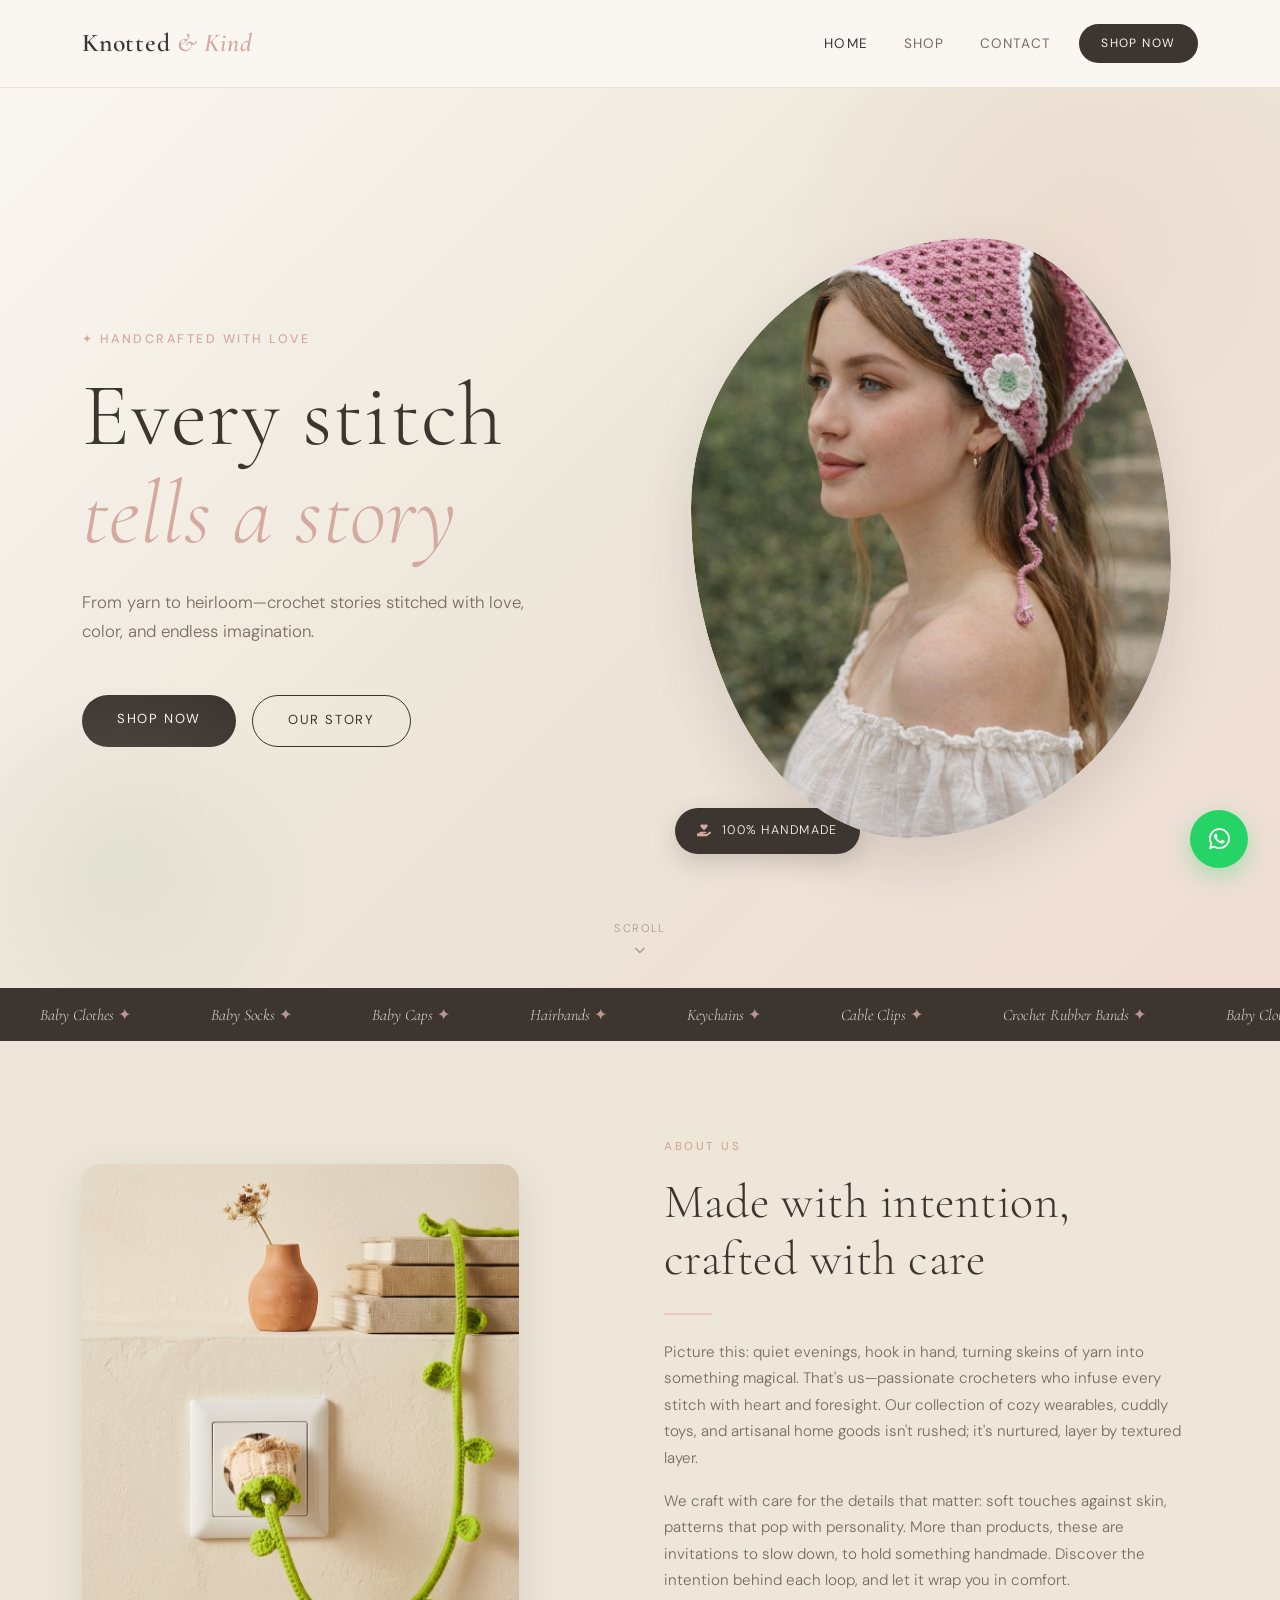
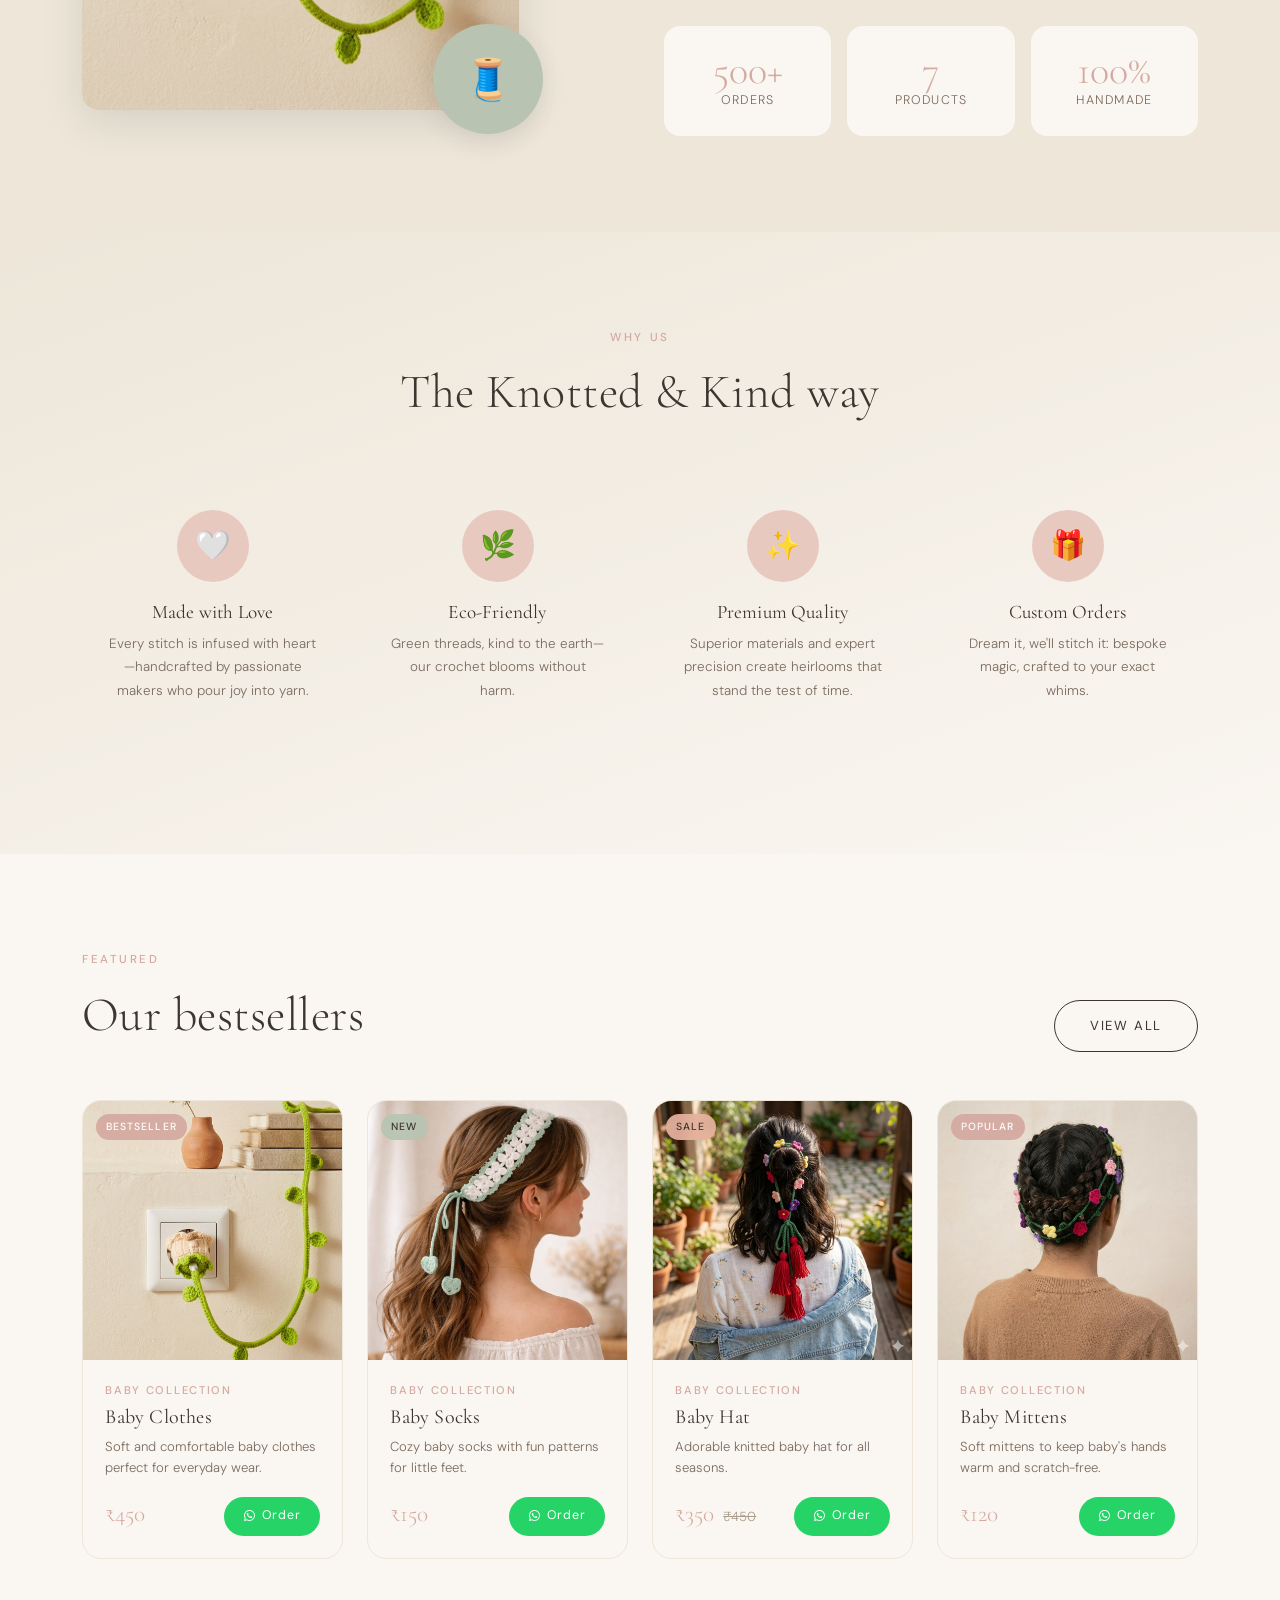
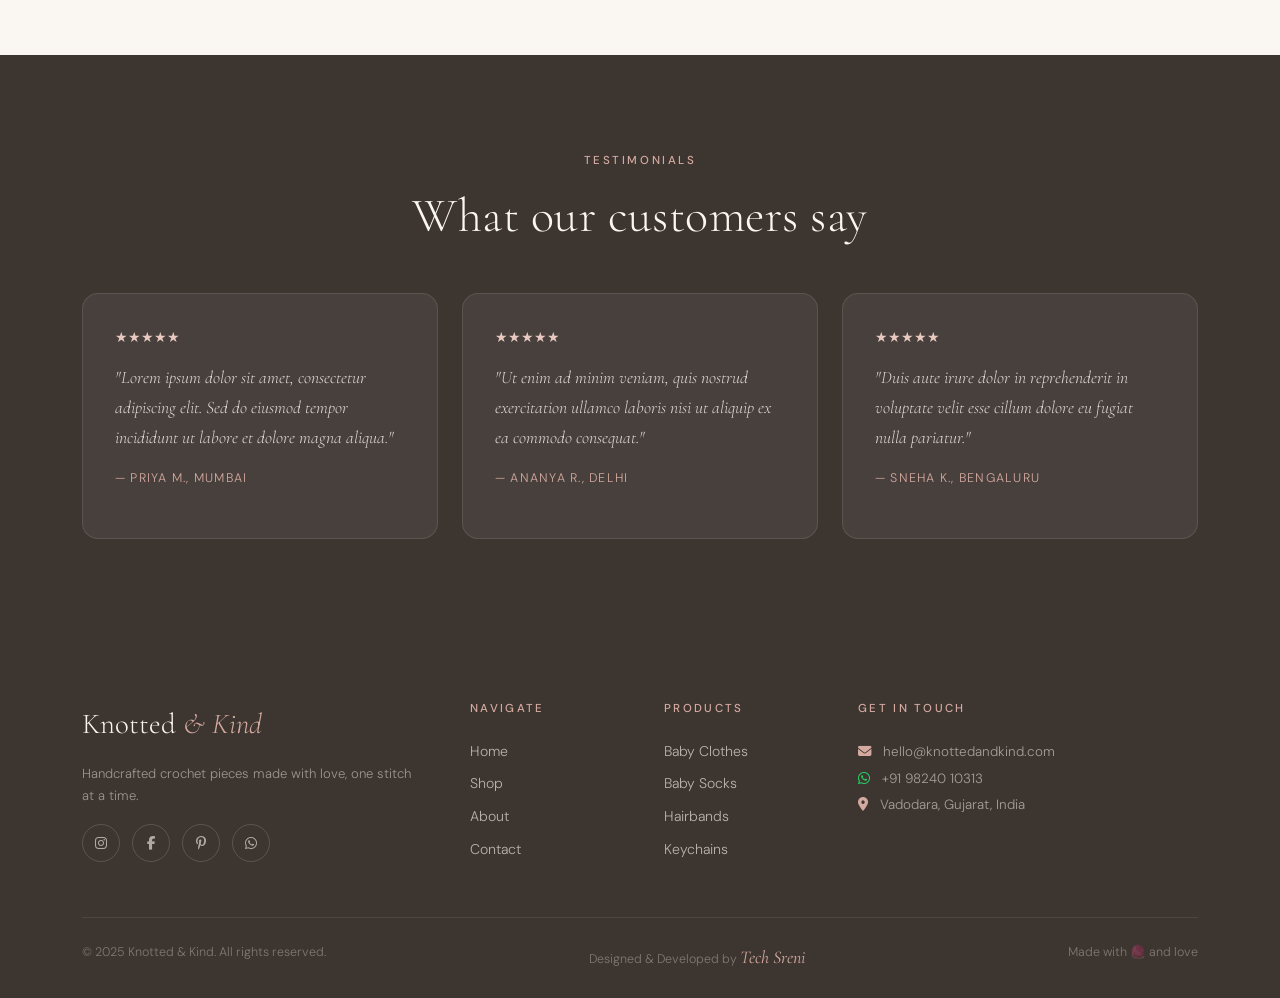
<file: index.html>
<!DOCTYPE html>
<html lang="en">

<head>
  <!-- =============================================
       KNOTTED & KIND — Home Page (index.html)
       ============================================= -->
  <meta charset="UTF-8" />
  <meta name="viewport" content="width=device-width, initial-scale=1.0" />
  <title>Knotted & Kind — Handmade Crochet</title>

  <!-- Bootstrap 5 -->
  <link href="https://cdn.jsdelivr.net/npm/bootstrap@5.3.3/dist/css/bootstrap.min.css" rel="stylesheet" />
  <!-- Font Awesome -->
  <link href="https://cdnjs.cloudflare.com/ajax/libs/font-awesome/6.5.0/css/all.min.css" rel="stylesheet" />
  <!-- Google Fonts -->
  <link
    href="https://fonts.googleapis.com/css2?family=Cormorant+Garamond:ital,wght@0,300;0,400;0,600;1,300;1,400&family=DM+Sans:wght@300;400;500&display=swap"
    rel="stylesheet" />
  <!-- Shared Styles -->
  <link rel="stylesheet" href="css/style.css" />

  <style>
    /* =============================================
       PAGE-SPECIFIC STYLES (index.html only)
       ============================================= */

    /* HERO */
    #hero {
      min-height: 100vh;
      background: linear-gradient(135deg, var(--cream) 0%, var(--beige) 50%, #f0ddd5 100%);
      display: flex;
      align-items: center;
      position: relative;
      overflow: hidden;
    }

    #hero::before {
      content: '';
      position: absolute;
      width: 600px;
      height: 600px;
      border-radius: 50%;
      background: radial-gradient(circle, rgba(232, 201, 192, 0.35) 0%, transparent 70%);
      top: -150px;
      right: -100px;
      pointer-events: none;
    }

    #hero::after {
      content: '';
      position: absolute;
      width: 400px;
      height: 400px;
      border-radius: 50%;
      background: radial-gradient(circle, rgba(184, 196, 177, 0.25) 0%, transparent 70%);
      bottom: -80px;
      left: -80px;
      pointer-events: none;
    }

    .hero-eyebrow {
      font-size: 0.78rem;
      letter-spacing: 0.2em;
      text-transform: uppercase;
      color: var(--dusty);
      font-weight: 500;
    }

    .hero-title {
      font-family: var(--font-display);
      font-size: clamp(3rem, 7vw, 6rem);
      font-weight: 300;
      line-height: 1.1;
    }

    .hero-title em {
      font-style: italic;
      color: var(--dusty);
    }

    .hero-tagline {
      font-size: 1.05rem;
      color: var(--mid);
      max-width: 460px;
      font-weight: 300;
    }

    /* Right-side hero visual — decorative image collage */
    .hero-visual {
      position: relative;
      width: 100%;
      max-width: 480px;
      margin: 0 auto;
    }

    .hero-img-main {
      width: 100%;
      aspect-ratio: 4/5;
      border-radius: 60% 40% 55% 45% / 45% 55% 45% 55%;
      background: linear-gradient(135deg, var(--blush) 0%, var(--beige) 100%);
      overflow: hidden;
      box-shadow: 0 24px 60px rgba(61, 53, 48, 0.14);
      animation: morphBlob 8s ease-in-out infinite;
      display: flex;
      align-items: center;
      justify-content: center;
    }

    @keyframes morphBlob {

      0%,
      100% {
        border-radius: 60% 40% 55% 45% / 45% 55% 45% 55%;
      }

      33% {
        border-radius: 45% 55% 40% 60% / 55% 45% 60% 40%;
      }

      66% {
        border-radius: 50% 50% 60% 40% / 40% 60% 50% 50%;
      }
    }

    /* Floating accent pill */
    .hero-pill {
      position: absolute;
      bottom: -1rem;
      left: -1rem;
      background: var(--dark);
      color: var(--cream);
      padding: 0.75rem 1.4rem;
      border-radius: 100px;
      font-size: 0.78rem;
      letter-spacing: 0.1em;
      text-transform: uppercase;
      box-shadow: 0 8px 24px rgba(61, 53, 48, 0.2);
      display: flex;
      align-items: center;
      gap: 0.6rem;
      animation: floatPill 4s ease-in-out infinite;
    }

    .hero-pill i {
      color: var(--dusty);
    }

    @keyframes floatPill {

      0%,
      100% {
        transform: translateY(0);
      }

      50% {
        transform: translateY(-6px);
      }
    }

    .scroll-hint {
      position: absolute;
      bottom: 2rem;
      left: 50%;
      transform: translateX(-50%);
      display: flex;
      flex-direction: column;
      align-items: center;
      gap: 0.4rem;
      color: var(--warm-gray);
      font-size: 0.7rem;
      letter-spacing: 0.15em;
      text-transform: uppercase;
      animation: bounce 2s infinite;
    }

    @keyframes bounce {

      0%,
      100% {
        transform: translateX(-50%) translateY(0);
      }

      50% {
        transform: translateX(-50%) translateY(8px);
      }
    }

    /* ABOUT */
    #about {
      background-color: var(--beige);
    }

    .about-img-main {
      width: 100%;
      aspect-ratio: 4/5;
      border-radius: var(--radius);
      overflow: hidden;
      box-shadow: 0 12px 40px rgba(61, 53, 48, 0.12);
      background: var(--blush);
    }

    .about-img-main img {
      width: 100%;
      height: 100%;
      object-fit: cover;
    }

    /* Fallback when no about image: soft gradient */
    .about-img-placeholder {
      width: 100%;
      height: 100%;
      background: linear-gradient(135deg, var(--blush), var(--dusty));
      display: flex;
      align-items: center;
      justify-content: center;
      font-size: 6rem;
    }

    .about-img-float {
      position: absolute;
      bottom: -1.5rem;
      right: -1.5rem;
      width: 110px;
      height: 110px;
      background: var(--sage);
      border-radius: 50%;
      display: flex;
      align-items: center;
      justify-content: center;
      font-size: 2.5rem;
      box-shadow: 0 8px 24px rgba(61, 53, 48, 0.1);
    }

    /* VALUES */
    #values {
      background: linear-gradient(160deg, var(--beige) 0%, var(--cream) 100%);
    }

    .value-card {
      text-align: center;
      padding: 2.5rem 1.5rem;
    }

    .value-icon {
      width: 72px;
      height: 72px;
      background: var(--blush);
      border-radius: 50%;
      display: inline-flex;
      align-items: center;
      justify-content: center;
      font-size: 1.8rem;
      margin-bottom: 1.2rem;
      transition: transform 0.3s;
    }

    .value-card:hover .value-icon {
      transform: scale(1.1) rotate(-5deg);
    }

    .value-title {
      font-family: var(--font-display);
      font-size: 1.2rem;
      margin-bottom: 0.5rem;
    }

    .value-desc {
      font-size: 0.84rem;
      color: var(--mid);
    }

    /* TESTIMONIALS */
    #testimonials {
      background-color: var(--dark);
      color: var(--cream);
    }

    .testimonial-card {
      background: rgba(255, 255, 255, 0.06);
      border: 1px solid rgba(255, 255, 255, 0.1);
      border-radius: var(--radius);
      padding: 2rem;
    }

    .testimonial-text {
      font-family: var(--font-display);
      font-style: italic;
      font-size: 1.1rem;
      color: rgba(250, 246, 241, 0.85);
      margin-bottom: 1rem;
      line-height: 1.7;
    }

    .testimonial-author {
      font-size: 0.78rem;
      letter-spacing: 0.1em;
      text-transform: uppercase;
      color: var(--dusty);
    }

    .stars {
      color: var(--blush);
      font-size: 0.85rem;
      margin-bottom: 0.8rem;
    }

    @media (max-width: 768px) {
      .about-img-float {
        display: none;
      }

      .hero-pill {
        display: none;
      }
    }

    /* Hero Image Carousel */
    .hero-carousel {
      position: relative;
      width: 100%;
      height: 100%;
      border-radius: inherit;
      overflow: hidden;
    }

    .carousel-img {
      position: absolute;
      top: 0;
      left: 0;
      width: 100%;
      height: 100%;
      object-fit: cover;
      opacity: 0;
      transition: opacity 1.2s ease-in-out;
      z-index: 1;
    }

    .carousel-img.active {
      opacity: 1;
      z-index: 2;
    }

    /* Ensure no partition lines */
    .hero-img-main {
      background: none !important;
    }

    /* About Section Carousel */
    .about-carousel {
      position: relative;
      width: 100%;
      height: 100%;
      border-radius: inherit;
      overflow: hidden;
    }

    .about-carousel-img {
      position: absolute;
      top: 0;
      left: 0;
      width: 100%;
      height: 100%;
      object-fit: cover;
      opacity: 0;
      transition: opacity 1.5s ease-in-out;
    }

    .about-carousel-img.active {
      opacity: 1;
    }

    /* Featured Products - Carousel support */
    .product-carousel {
      position: relative;
      width: 100%;
      height: 100%;
      border-radius: inherit;
      overflow: hidden;
    }

    .product-carousel-img {
      position: absolute;
      top: 0;
      left: 0;
      width: 100%;
      height: 100%;
      object-fit: cover;
      opacity: 0;
      transition: opacity 1s ease-in-out;
    }

    .product-carousel-img.active {
      opacity: 1;
    }

    /* Remove backgrounds that show partition lines */
    .about-img-main,
    .product-img-main {
      background: none !important;
    }
  </style>
</head>

<body>

  <!-- NAVBAR -->
  <nav class="navbar navbar-expand-lg sticky-top" id="mainNav">
    <div class="container">
      <a class="navbar-brand" href="index.html">Knotted <span>& Kind</span></a>
      <button class="navbar-toggler" type="button" data-bs-toggle="collapse" data-bs-target="#navMenu">
        <i class="fa-solid fa-bars" style="color:var(--mid);"></i>
      </button>
      <div class="collapse navbar-collapse" id="navMenu">
        <ul class="navbar-nav ms-auto align-items-lg-center gap-lg-1">
          <li class="nav-item"><a class="nav-link active" href="index.html">Home</a></li>
          <li class="nav-item"><a class="nav-link" href="products.html">Shop</a></li>
          <li class="nav-item"><a class="nav-link" href="contact.html">Contact</a></li>
          <li class="nav-item ms-lg-2">
            <a href="products.html" class="btn-primary-custom" style="padding:0.55rem 1.4rem;font-size:0.75rem;">Shop
              Now</a>
          </li>
        </ul>
      </div>
    </div>
  </nav>


  <!-- =============================================
       HERO SECTION
       ============================================= -->
  <section id="hero">
    <div class="container">
      <div class="row align-items-center g-5">

        <!-- Left: Text -->
        <div class="col-lg-6">
          <p class="hero-eyebrow mb-3">✦ Handcrafted with Love</p>
          <h1 class="hero-title mb-4">
            Every stitch<br><em>tells a story</em>
          </h1>
          <p class="hero-tagline mb-5">
            From yarn to heirloom—crochet stories stitched with love, color, and endless imagination.
          </p>
          <div class="d-flex flex-wrap gap-3">
            <a href="products.html" class="btn-primary-custom">Shop Now</a>
            <a href="#about" class="btn-outline-custom">Our Story</a>
          </div>
        </div>

        <!-- Right: Decorative visual -->
        <div class="col-lg-6 d-flex justify-content-center">
          <div class="hero-visual">
            <div class="hero-img-main">
              <div class="hero-img-main">
                <div class="hero-carousel">
                  <img src="img/6.png" alt="Handmade Crochet 1" class="carousel-img active">
                  <img src="img/23.png" alt="Handmade Crochet 2" class="carousel-img">
                  <!-- Add more images here as needed -->
                </div>
              </div>

            </div>
            <div class="hero-pill">
              <i class="fa-solid fa-hand-holding-heart"></i> 100% Handmade
            </div>
          </div>
        </div>

      </div>
    </div>
    <div class="scroll-hint">
      <span>Scroll</span>
      <i class="fa-solid fa-chevron-down" style="font-size:0.7rem;"></i>
    </div>
  </section>


  <!-- MARQUEE STRIP -->
  <div class="marquee-strip">
    <div class="marquee-track">
      <span class="marquee-item">Baby Clothes <span class="marquee-dot">✦</span></span>
      <span class="marquee-item">Baby Socks <span class="marquee-dot">✦</span></span>
      <span class="marquee-item">Baby Caps <span class="marquee-dot">✦</span></span>
      <span class="marquee-item">Hairbands <span class="marquee-dot">✦</span></span>
      <span class="marquee-item">Keychains <span class="marquee-dot">✦</span></span>
      <span class="marquee-item">Cable Clips <span class="marquee-dot">✦</span></span>
      <span class="marquee-item">Crochet Rubber Bands <span class="marquee-dot">✦</span></span>
      <!-- Duplicate for seamless loop -->
      <span class="marquee-item">Baby Clothes <span class="marquee-dot">✦</span></span>
      <span class="marquee-item">Baby Socks <span class="marquee-dot">✦</span></span>
      <span class="marquee-item">Baby Caps <span class="marquee-dot">✦</span></span>
      <span class="marquee-item">Hairbands <span class="marquee-dot">✦</span></span>
      <span class="marquee-item">Keychains <span class="marquee-dot">✦</span></span>
      <span class="marquee-item">Cable Clips <span class="marquee-dot">✦</span></span>
      <span class="marquee-item">Crochet Rubber Bands <span class="marquee-dot">✦</span></span>
    </div>
  </div>


  <!-- =============================================
       ABOUT SECTION
       ============================================= -->
  <section id="about">
    <div class="container">
      <div class="row align-items-center g-5">

        <!-- Image Column -->
        <div class="col-lg-5 reveal">
          <div style="position:relative;">
            <div class="about-img-main">
              <div class="about-img-main">
                <div class="about-carousel">
                  <img src="img/1.png" alt="About Us 1" class="about-carousel-img active">
                  <img src="img/10.png" alt="About Us 2" class="about-carousel-img">
                </div>
              </div>

            </div>
            <div class="about-img-float">🧵</div>
          </div>
        </div>

        <!-- Text Column -->
        <div class="col-lg-6 offset-lg-1 reveal">
          <p class="section-label">About Us</p>
          <h2 class="section-title">Made with intention,<br>crafted with care</h2>
          <div class="section-divider"></div>
          <p style="color:var(--mid);font-size:0.95rem;margin-bottom:1rem;">
            Picture this: quiet evenings, hook in hand, turning skeins of yarn into something magical. That's
            us—passionate crocheters who infuse every stitch with heart and foresight. Our collection of cozy wearables,
            cuddly toys, and artisanal home goods isn't rushed; it's nurtured, layer by textured layer.
          </p>
          <p style="color:var(--mid);font-size:0.95rem;margin-bottom:2rem;">
            We craft with
            care for the details that matter: soft touches against skin, patterns that pop with personality. More than
            products, these are invitations to slow down, to hold something handmade. Discover the intention behind each
            loop, and let it wrap you in comfort.
          </p>
          <div class="row g-3 reveal-stagger">
            <div class="col-4">
              <div class="stat-block">
                <div class="stat-num">500+</div>
                <div class="stat-label">Orders</div>
              </div>
            </div>
            <div class="col-4">
              <div class="stat-block">
                <div class="stat-num">7</div>
                <div class="stat-label">Products</div>
              </div>
            </div>
            <div class="col-4">
              <div class="stat-block">
                <div class="stat-num">100%</div>
                <div class="stat-label">Handmade</div>
              </div>
            </div>
          </div>
        </div>

      </div>
    </div>
  </section>


  <!-- =============================================
       VALUES SECTION
       ============================================= -->
  <section id="values">
    <div class="container">
      <div class="text-center mb-5 reveal">
        <p class="section-label">Why Us</p>
        <h2 class="section-title">The Knotted & Kind way</h2>
      </div>
      <div class="row g-4 reveal-stagger">
        <div class="col-md-3 col-6">
          <div class="value-card">
            <div class="value-icon">🤍</div>
            <h5 class="value-title">Made with Love</h5>
            <p class="value-desc">Every stitch is infused with heart—handcrafted by passionate makers who pour joy into
              yarn.</p>
          </div>
        </div>
        <div class="col-md-3 col-6">
          <div class="value-card">
            <div class="value-icon">🌿</div>
            <h5 class="value-title">Eco-Friendly</h5>
            <p class="value-desc">Green threads, kind to the earth—our crochet blooms without harm.</p>
          </div>
        </div>
        <div class="col-md-3 col-6">
          <div class="value-card">
            <div class="value-icon">✨</div>
            <h5 class="value-title">Premium Quality</h5>
            <p class="value-desc">Superior materials and expert precision create heirlooms that stand the test of time.
            </p>
          </div>
        </div>
        <div class="col-md-3 col-6">
          <div class="value-card">
            <div class="value-icon">🎁</div>
            <h5 class="value-title">Custom Orders</h5>
            <p class="value-desc">Dream it, we'll stitch it: bespoke magic, crafted to your exact whims.</p>
          </div>
        </div>
      </div>
    </div>
  </section>


  <!-- =============================================
       FEATURED PRODUCTS — data-driven, from localStorage
       admin.html marks products as featured
       ============================================= -->
  <section id="featured" style="background:var(--cream);">
    <div class="container">
      <div class="row align-items-end mb-5 reveal">
        <div class="col">
          <p class="section-label">Featured</p>
          <h2 class="section-title">Our bestsellers</h2>
        </div>
        <div class="col-auto">
          <a href="products.html" class="btn-outline-custom">View All</a>
        </div>
      </div>
      <!-- Cards injected by main.js → initFeaturedProducts() -->
      <div class="row g-4" id="featuredGrid"></div>
    </div>
  </section>


  <!-- =============================================
       TESTIMONIALS
       ============================================= -->
  <section id="testimonials">
    <div class="container">
      <div class="text-center mb-5 reveal">
        <p class="section-label" style="color:var(--dusty);">Testimonials</p>
        <h2 class="section-title" style="color:var(--cream);">What our customers say</h2>
      </div>
      <div class="row g-4 reveal-stagger">
        <div class="col-md-4">
          <div class="testimonial-card">
            <div class="stars">★★★★★</div>
            <p class="testimonial-text">"Lorem ipsum dolor sit amet, consectetur adipiscing elit. Sed do eiusmod tempor
              incididunt ut labore et dolore magna aliqua."</p>
            <p class="testimonial-author">— Priya M., Mumbai</p>
          </div>
        </div>
        <div class="col-md-4">
          <div class="testimonial-card">
            <div class="stars">★★★★★</div>
            <p class="testimonial-text">"Ut enim ad minim veniam, quis nostrud exercitation ullamco laboris nisi ut
              aliquip ex ea commodo consequat."</p>
            <p class="testimonial-author">— Ananya R., Delhi</p>
          </div>
        </div>
        <div class="col-md-4">
          <div class="testimonial-card">
            <div class="stars">★★★★★</div>
            <p class="testimonial-text">"Duis aute irure dolor in reprehenderit in voluptate velit esse cillum dolore eu
              fugiat nulla pariatur."</p>
            <p class="testimonial-author">— Sneha K., Bengaluru</p>
          </div>
        </div>
      </div>
    </div>
  </section>


  <!-- FOOTER -->
  <footer>
    <div class="container">
      <div class="row g-5">
        <div class="col-lg-4">
          <div class="footer-brand">Knotted <span>& Kind</span></div>
          <p class="footer-tagline mb-3">Handcrafted crochet pieces made with love, one stitch at a time.</p>
          <div class="footer-social mt-3">
            <a href="#" aria-label="Instagram"><i class="fa-brands fa-instagram"></i></a>
            <a href="#" aria-label="Facebook"><i class="fa-brands fa-facebook-f"></i></a>
            <a href="#" aria-label="Pinterest"><i class="fa-brands fa-pinterest-p"></i></a>
            <a href="https://wa.me/919824010313" target="_blank" aria-label="WhatsApp"><i
                class="fa-brands fa-whatsapp"></i></a>
          </div>
        </div>
        <div class="col-lg-2 col-6">
          <p class="footer-heading">Navigate</p>
          <a href="index.html" class="footer-link">Home</a>
          <a href="products.html" class="footer-link">Shop</a>
          <a href="#about" class="footer-link">About</a>
          <a href="contact.html" class="footer-link">Contact</a>
        </div>
        <div class="col-lg-2 col-6">
          <p class="footer-heading">Products</p>
          <a href="products.html" class="footer-link">Baby Clothes</a>
          <a href="products.html" class="footer-link">Baby Socks</a>
          <a href="products.html" class="footer-link">Hairbands</a>
          <a href="products.html" class="footer-link">Keychains</a>
        </div>
        <div class="col-lg-4">
          <p class="footer-heading">Get in Touch</p>
          <p style="font-size:0.84rem;color:rgba(250,246,241,0.55);line-height:2;">
            <a href="mailto:client.techsreni@gmail.com"><i class="fa-solid fa-envelope me-2"
                style="color:var(--dusty);"></i> hello@knottedandkind.com<br></a>
            <a href="https://wa.me/919824010313" target="_blank" aria-label="WhatsApp">
              <i class="fa-brands fa-whatsapp me-2" style="color:#25d366;"></i> +91 98240 10313<br>
            </a>
            <i class="fa-solid fa-location-dot me-2" style="color:var(--dusty);"></i> Vadodara, Gujarat, India
          </p>
        </div>
      </div>
      <div class="footer-bottom d-flex flex-wrap justify-content-between">
        <span>© 2025 Knotted & Kind. All rights reserved.</span>
        <span>Designed & Developed by <span
            style="font-family: 'Cormorant Garamond'; font-style: italic; color: var(--dusty); font-weight: bolder; font-size: large;">Tech
            Sreni</span></span>
        <span>Made with 🧶 and love</span>
      </div>
    </div>
  </footer>

  <!-- WhatsApp Float -->
  <a href="https://wa.me/919824010313?text=Hello%20Knotted%20%26%20Kind!%20I%20would%20like%20to%20know%20more."
    class="wa-float" target="_blank" aria-label="WhatsApp">
    <i class="fa-brands fa-whatsapp"></i>
  </a>

  <!-- SCRIPTS -->
  <script src="https://cdn.jsdelivr.net/npm/bootstrap@5.3.3/dist/js/bootstrap.bundle.min.js"></script>
  <script src="js/products-data.js"></script>
  <script src="js/main.js"></script>
  <script src="js/products.json"></script>
  <script>
    // Multi-Carousel System - Auto fade for ALL image sections
    document.addEventListener('DOMContentLoaded', function () {

      // Hero Carousel
      initCarousel('.hero-carousel', 4000);

      // About Carousel  
      initCarousel('.about-carousel', 5000);

      // Featured Products (dynamic - handles multiple)
      initFeaturedCarousels();

      function initCarousel(carouselSelector, interval) {
        const carouselImgs = document.querySelectorAll(`${carouselSelector} .carousel-img, ${carouselSelector} .about-carousel-img`);
        if (carouselImgs.length === 0) return;

        let currentIndex = 0;

        function nextImage() {
          carouselImgs[currentIndex].classList.remove('active');
          currentIndex = (currentIndex + 1) % carouselImgs.length;
          setTimeout(() => {
            carouselImgs[currentIndex].classList.add('active');
          }, 500);
        }

        setInterval(nextImage, interval);
        carouselImgs[0].classList.add('active');
      }

      function initFeaturedCarousels() {
        // Wait for featured products to load, then init carousels
        const checkFeatured = setInterval(() => {
          const featuredCards = document.querySelectorAll('#featuredGrid .product-card');
          if (featuredCards.length > 0) {
            featuredCards.forEach(card => {
              const productImgContainer = card.querySelector('.product-img-main');
              if (productImgContainer && !productImgContainer.classList.contains('product-carousel')) {
                initProductCarousel(productImgContainer);
              }
            });
            clearInterval(checkFeatured);
          }
        }, 100);
      }

      function initProductCarousel(container) {
        container.classList.add('product-carousel');
        container.innerHTML = `
      <div class="product-carousel">
        <img src="${container.querySelector('img')?.src || 'img/1.png'}" alt="Product 1" class="product-carousel-img active">
          <img src="img/2.png" alt="Product 2" class="product-carousel-img">
            <img src="img/3.png" alt="Product 3" class="product-carousel-img">
            </div>
    `;

        const imgs = container.querySelectorAll('.product-carousel-img');
        let index = 0;

        setInterval(() => {
          imgs[index].classList.remove('active');
          index = (index + 1) % imgs.length;
          setTimeout(() => imgs[index].classList.add('active'), 400);
        }, 6000);
      }
    });
  </script>

</body>

</html>
</file>
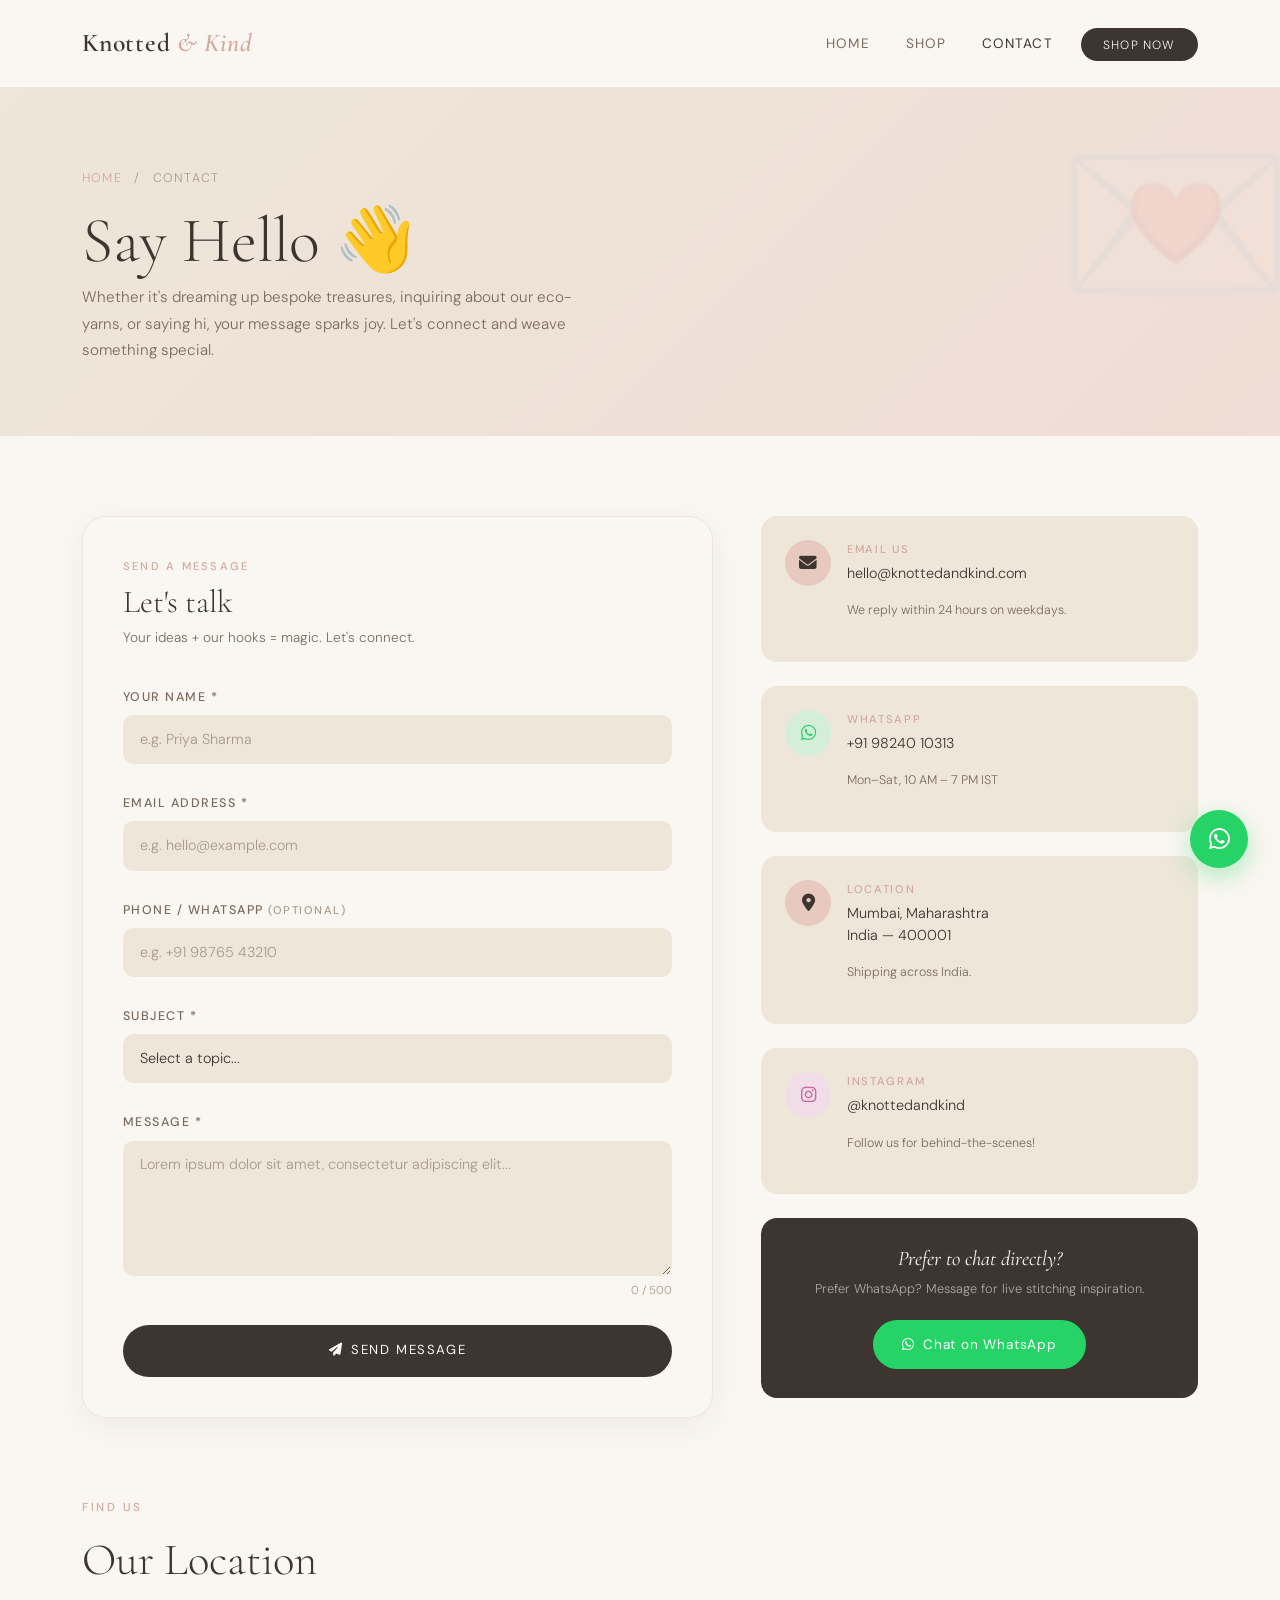
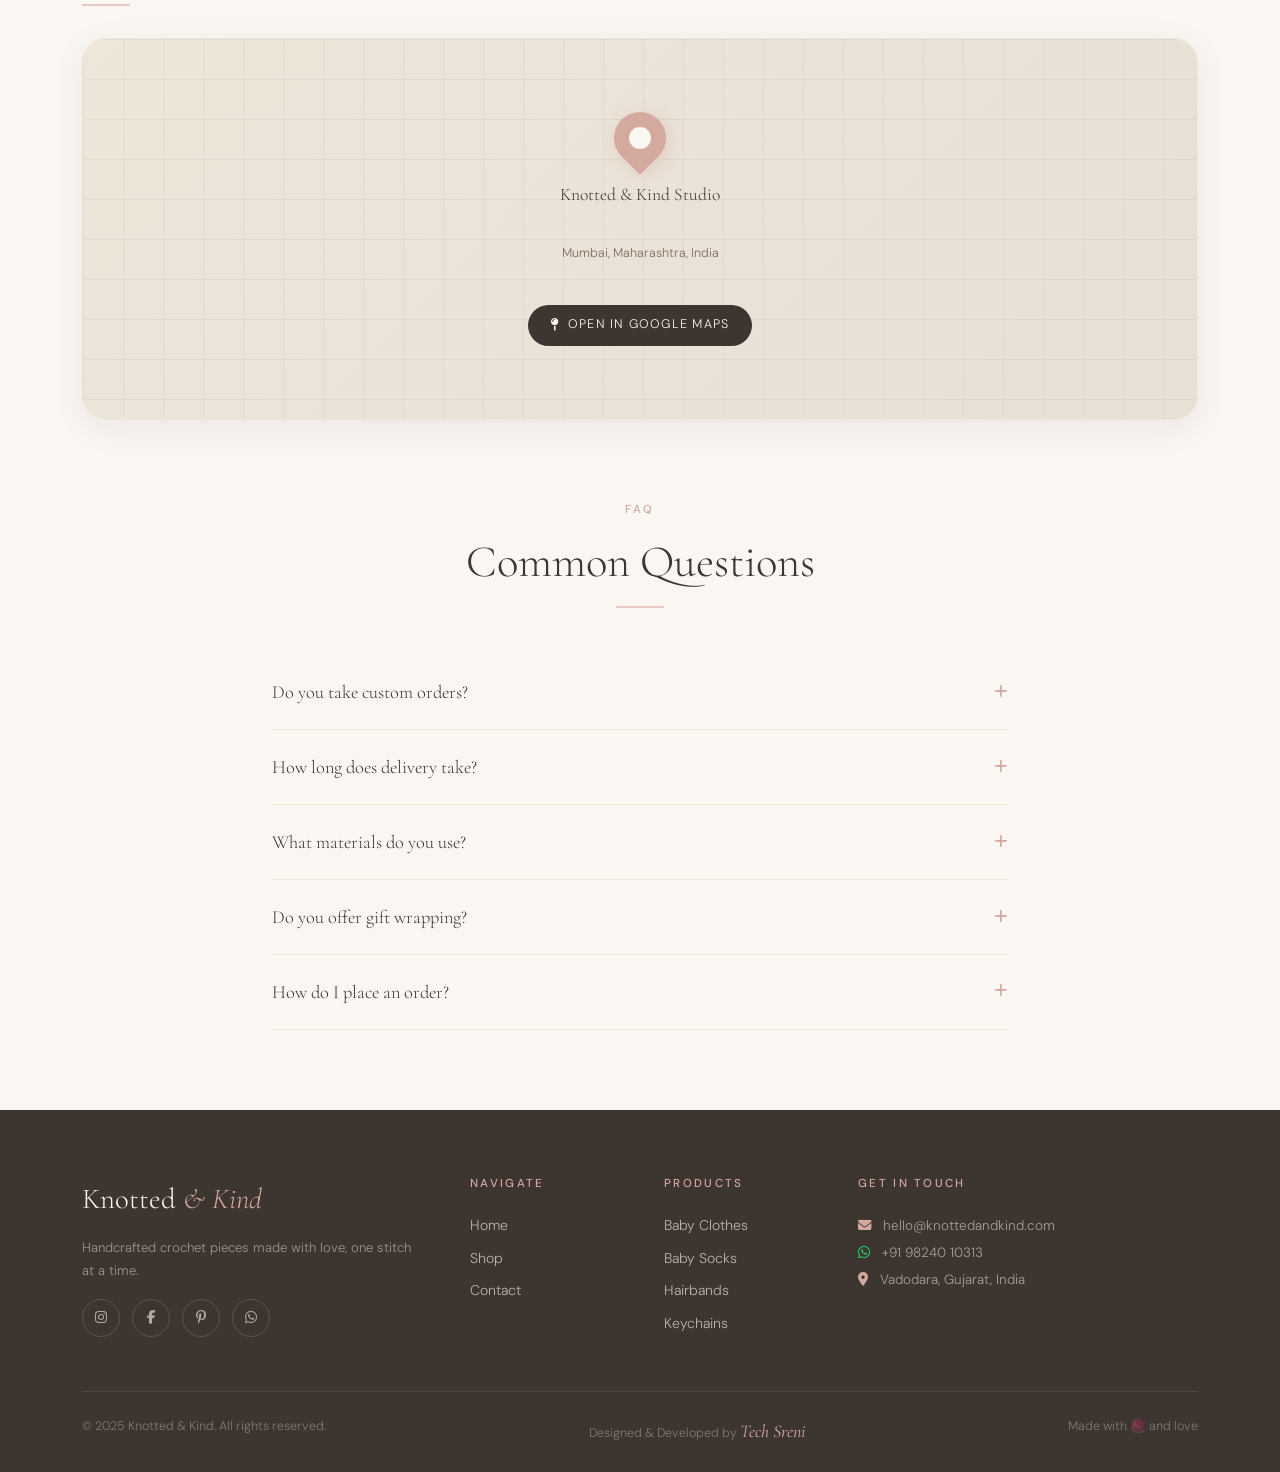
<file: contact.html>
<!DOCTYPE html>
<html lang="en">
<head>
  <!-- =============================================
       KNOTTED & KIND — Contact Page (contact.html)
       ============================================= -->
  <meta charset="UTF-8" />
  <meta name="viewport" content="width=device-width, initial-scale=1.0" />
  <title>Contact — Knotted & Kind</title>

  <!-- Bootstrap 5 CDN -->
  <link href="https://cdn.jsdelivr.net/npm/bootstrap@5.3.3/dist/css/bootstrap.min.css" rel="stylesheet" />
  <!-- Font Awesome CDN -->
  <link href="https://cdnjs.cloudflare.com/ajax/libs/font-awesome/6.5.0/css/all.min.css" rel="stylesheet" />
  <!-- Google Fonts -->
  <link href="https://fonts.googleapis.com/css2?family=Cormorant+Garamond:ital,wght@0,300;0,400;0,600;1,300;1,400&family=DM+Sans:wght@300;400;500&display=swap" rel="stylesheet" />

  <style>
    /* =============================================
       CSS VARIABLES
       ============================================= */
    :root {
      --cream:     #faf6f1;
      --beige:     #ede6d9;
      --blush:     #e8c9c0;
      --dusty:     #d4a9a0;
      --sage:      #b8c4b1;
      --warm-gray: #a89b8c;
      --dark:      #3d3530;
      --mid:       #7a6b5f;
      --radius:    1rem;
      --font-display: 'Cormorant Garamond', serif;
      --font-body:    'DM Sans', sans-serif;
    }

    html { scroll-behavior: smooth; }

    body {
      background-color: var(--cream);
      color: var(--dark);
      font-family: var(--font-body);
      font-weight: 300;
      line-height: 1.75;
    }

    h1, h2, h3, h4, h5 {
      font-family: var(--font-display);
      font-weight: 400;
    }

    a { text-decoration: none; color: inherit; }

    /* =============================================
       NAVBAR
       ============================================= */
    .navbar {
      background-color: rgba(250, 246, 241, 0.92);
      backdrop-filter: blur(12px);
      border-bottom: 1px solid var(--beige);
      padding: 1rem 0;
      transition: box-shadow 0.3s;
    }

    .navbar.scrolled { box-shadow: 0 2px 20px rgba(61,53,48,0.08); }

    .navbar-brand {
      font-family: var(--font-display);
      font-size: 1.6rem;
      font-weight: 600;
      color: var(--dark) !important;
      letter-spacing: 0.03em;
    }

    .navbar-brand span { color: var(--dusty); font-style: italic; }

    .nav-link {
      font-size: 0.85rem;
      font-weight: 400;
      letter-spacing: 0.08em;
      text-transform: uppercase;
      color: var(--mid) !important;
      padding: 0.4rem 1rem !important;
      transition: color 0.2s;
    }

    .nav-link:hover, .nav-link.active { color: var(--dark) !important; }
    .navbar-toggler { border: none; box-shadow: none !important; }

    /* =============================================
       PAGE HERO
       ============================================= */
    .page-hero {
      background: linear-gradient(135deg, var(--beige) 0%, #f0ddd5 100%);
      padding: 5rem 0 3.5rem;
      position: relative;
      overflow: hidden;
    }

    .page-hero::after {
      content: '💌';
      position: absolute;
      font-size: 12rem;
      right: -1rem;
      top: -2rem;
      opacity: 0.06;
      pointer-events: none;
    }

    .breadcrumb-custom {
      font-size: 0.78rem;
      letter-spacing: 0.1em;
      text-transform: uppercase;
      color: var(--warm-gray);
    }

    .breadcrumb-custom a { color: var(--dusty); }
    .breadcrumb-custom span { margin: 0 0.5rem; }

    .page-title {
      font-family: var(--font-display);
      font-size: clamp(2.5rem, 5vw, 4rem);
      font-weight: 300;
      color: var(--dark);
      line-height: 1.1;
    }

    .page-subtitle { color: var(--mid); font-size: 0.95rem; max-width: 500px; }

    /* =============================================
       MAIN CONTACT SECTION
       ============================================= */
    .contact-section { padding: 5rem 0; }

    /* =============================================
       CONTACT FORM CARD
       ============================================= */
    .form-card {
      background: var(--cream);
      border: 1px solid var(--beige);
      border-radius: calc(var(--radius) * 1.5);
      padding: 2.5rem;
      box-shadow: 0 8px 32px rgba(61,53,48,0.06);
    }

    .form-label {
      font-size: 0.78rem;
      letter-spacing: 0.12em;
      text-transform: uppercase;
      color: var(--mid);
      font-weight: 500;
      margin-bottom: 0.4rem;
    }

    .form-control {
      background: var(--beige);
      border: 1px solid transparent;
      border-radius: 0.65rem;
      padding: 0.8rem 1rem;
      font-family: var(--font-body);
      font-size: 0.9rem;
      color: var(--dark);
      font-weight: 300;
      transition: border-color 0.2s, background 0.2s, box-shadow 0.2s;
    }

    .form-control::placeholder { color: var(--warm-gray); }

    .form-control:focus {
      background: var(--cream);
      border-color: var(--dusty);
      box-shadow: 0 0 0 3px rgba(212,169,160,0.18);
      outline: none;
    }

    /* Validation states */
    .form-control.is-valid {
      border-color: var(--sage);
      background: var(--cream);
      box-shadow: none;
    }

    .form-control.is-invalid {
      border-color: #c97c6a;
      background: var(--cream);
      box-shadow: none;
    }

    .invalid-feedback {
      font-size: 0.75rem;
      color: #c97c6a;
      margin-top: 0.3rem;
    }

    textarea.form-control { resize: vertical; min-height: 130px; }

    /* Submit button */
    .btn-submit {
      background-color: var(--dark);
      color: var(--cream);
      border: none;
      padding: 0.9rem 2.4rem;
      font-size: 0.82rem;
      letter-spacing: 0.12em;
      text-transform: uppercase;
      border-radius: 100px;
      width: 100%;
      transition: background 0.3s, transform 0.2s;
      font-weight: 400;
      position: relative;
      overflow: hidden;
    }

    .btn-submit:hover { background-color: var(--dusty); transform: translateY(-2px); }

    .btn-submit:active { transform: translateY(0); }

    /* Form section label */
    .form-section-label {
      font-size: 0.7rem;
      letter-spacing: 0.2em;
      text-transform: uppercase;
      color: var(--dusty);
      font-weight: 500;
      margin-bottom: 0.4rem;
    }

    .form-title {
      font-family: var(--font-display);
      font-size: 2rem;
      font-weight: 300;
      color: var(--dark);
      margin-bottom: 0.3rem;
    }

    .form-subtitle {
      font-size: 0.85rem;
      color: var(--mid);
      margin-bottom: 2rem;
    }

    /* Success message */
    .success-msg {
      display: none;
      background: #e6f4ea;
      border: 1px solid #b8d9be;
      border-radius: var(--radius);
      padding: 1.2rem 1.5rem;
      color: #3a6b42;
      font-size: 0.88rem;
      align-items: center;
      gap: 0.8rem;
      margin-bottom: 1.5rem;
    }

    .success-msg.show { display: flex; }
    .success-msg i { font-size: 1.2rem; }

    /* Character counter */
    .char-counter {
      font-size: 0.72rem;
      color: var(--warm-gray);
      text-align: right;
      margin-top: 0.3rem;
    }

    /* =============================================
       INFO SIDEBAR
       ============================================= */
    .info-section { display: flex; flex-direction: column; gap: 1.5rem; }

    .info-card {
      background: var(--beige);
      border-radius: var(--radius);
      padding: 1.5rem;
      display: flex;
      align-items: flex-start;
      gap: 1rem;
      transition: transform 0.3s, box-shadow 0.3s;
    }

    .info-card:hover { transform: translateY(-3px); box-shadow: 0 8px 24px rgba(61,53,48,0.08); }

    .info-icon {
      width: 46px; height: 46px;
      background: var(--blush);
      border-radius: 50%;
      display: flex;
      align-items: center;
      justify-content: center;
      font-size: 1.1rem;
      flex-shrink: 0;
      color: var(--dark);
    }

    .info-label {
      font-size: 0.7rem;
      letter-spacing: 0.15em;
      text-transform: uppercase;
      color: var(--dusty);
      margin-bottom: 0.2rem;
      font-weight: 500;
    }

    .info-value {
      font-size: 0.9rem;
      color: var(--dark);
      line-height: 1.5;
    }

    .info-note { font-size: 0.78rem; color: var(--mid); margin-top: 0.2rem; }

    /* WhatsApp CTA card */
    .wa-cta-card {
      background: var(--dark);
      border-radius: var(--radius);
      padding: 1.8rem;
      color: var(--cream);
      text-align: center;
    }

    .wa-cta-card h4 {
      font-size: 1.3rem;
      margin-bottom: 0.4rem;
      font-style: italic;
    }

    .wa-cta-card p {
      font-size: 0.8rem;
      color: rgba(250,246,241,0.6);
      margin-bottom: 1.2rem;
    }

    .btn-wa-large {
      background: #25d366;
      color: #fff;
      border: none;
      padding: 0.8rem 1.8rem;
      font-size: 0.85rem;
      letter-spacing: 0.06em;
      border-radius: 100px;
      display: inline-flex;
      align-items: center;
      gap: 0.5rem;
      transition: background 0.2s, transform 0.2s;
      font-weight: 400;
    }

    .btn-wa-large:hover { background: #1da851; color: #fff; transform: translateY(-1px); }

    /* =============================================
       MAP SECTION
       ============================================= */
    .map-section {
      padding: 0 0 5rem;
    }

    .map-wrapper {
      border-radius: calc(var(--radius) * 1.5);
      overflow: hidden;
      box-shadow: 0 8px 32px rgba(61,53,48,0.08);
      border: 1px solid var(--beige);
    }

    .map-placeholder {
      width: 100%;
      height: 380px;
      background: linear-gradient(135deg, var(--beige) 0%, #e8dfd5 100%);
      display: flex;
      flex-direction: column;
      align-items: center;
      justify-content: center;
      gap: 1rem;
      position: relative;
      overflow: hidden;
    }

    /* Placeholder map grid lines */
    .map-placeholder::before {
      content: '';
      position: absolute;
      inset: 0;
      background-image:
        linear-gradient(rgba(61,53,48,0.05) 1px, transparent 1px),
        linear-gradient(90deg, rgba(61,53,48,0.05) 1px, transparent 1px);
      background-size: 40px 40px;
    }

    .map-pin {
      width: 52px; height: 52px;
      background: var(--dusty);
      border-radius: 50% 50% 50% 0;
      transform: rotate(-45deg);
      box-shadow: 0 4px 16px rgba(212,169,160,0.4);
      position: relative;
      z-index: 1;
    }

    .map-pin::after {
      content: '';
      width: 22px; height: 22px;
      background: var(--cream);
      border-radius: 50%;
      position: absolute;
      top: 50%; left: 50%;
      transform: translate(-50%, -50%);
    }

    .map-label {
      font-family: var(--font-display);
      font-size: 1.1rem;
      color: var(--dark);
      position: relative;
      z-index: 1;
    }

    .map-sublabel {
      font-size: 0.78rem;
      color: var(--mid);
      position: relative;
      z-index: 1;
    }

    /* =============================================
       FAQ SECTION
       ============================================= */
    .faq-section { padding: 0 0 5rem; }

    .section-label {
      font-size: 0.72rem;
      letter-spacing: 0.22em;
      text-transform: uppercase;
      color: var(--dusty);
      font-weight: 500;
    }

    .section-title {
      font-family: var(--font-display);
      font-size: clamp(2rem, 4vw, 2.8rem);
      font-weight: 300;
    }

    .section-divider {
      width: 48px;
      height: 2px;
      background: var(--blush);
      margin: 1rem 0 2rem;
    }

    .faq-item {
      border-bottom: 1px solid var(--beige);
      padding: 1.3rem 0;
    }

    .faq-question {
      font-family: var(--font-display);
      font-size: 1.15rem;
      cursor: pointer;
      display: flex;
      justify-content: space-between;
      align-items: center;
      gap: 1rem;
      user-select: none;
    }

    .faq-icon {
      color: var(--dusty);
      font-size: 0.9rem;
      transition: transform 0.3s;
      flex-shrink: 0;
    }

    .faq-answer {
      font-size: 0.88rem;
      color: var(--mid);
      max-height: 0;
      overflow: hidden;
      transition: max-height 0.4s ease, padding 0.3s ease;
    }

    .faq-item.open .faq-answer { max-height: 200px; padding-top: 0.8rem; }
    .faq-item.open .faq-icon { transform: rotate(45deg); }

    /* =============================================
       FOOTER
       ============================================= */
    footer {
      background-color: var(--dark);
      color: var(--cream);
      padding: 4rem 0 1.5rem;
    }

    .footer-brand {
      font-family: var(--font-display);
      font-size: 1.8rem;
      font-weight: 300;
      margin-bottom: 0.8rem;
    }

    .footer-brand span { color: var(--dusty); font-style: italic; }

    .footer-heading {
      font-size: 0.72rem;
      letter-spacing: 0.2em;
      text-transform: uppercase;
      color: var(--dusty);
      margin-bottom: 1.2rem;
      font-weight: 500;
    }

    .footer-link {
      display: block;
      font-size: 0.88rem;
      color: rgba(250,246,241,0.65);
      margin-bottom: 0.5rem;
      transition: color 0.2s;
    }

    .footer-link:hover { color: var(--cream); }

    .footer-social a {
      width: 38px; height: 38px;
      border: 1px solid rgba(255,255,255,0.15);
      border-radius: 50%;
      display: inline-flex;
      align-items: center;
      justify-content: center;
      color: rgba(250,246,241,0.6);
      margin-right: 0.5rem;
      transition: all 0.2s;
      font-size: 0.85rem;
    }

    .footer-social a:hover { border-color: var(--dusty); color: var(--dusty); transform: translateY(-2px); }

    .footer-bottom {
      border-top: 1px solid rgba(255,255,255,0.08);
      padding-top: 1.5rem;
      margin-top: 3rem;
      font-size: 0.78rem;
      color: rgba(250,246,241,0.35);
    }

    /* =============================================
       WHATSAPP FLOAT
       ============================================= */
    .wa-float {
      position: fixed;
      bottom: 2rem; right: 2rem;
      width: 58px; height: 58px;
      background: #25d366;
      border-radius: 50%;
      display: flex;
      align-items: center;
      justify-content: center;
      font-size: 1.5rem;
      color: #fff;
      box-shadow: 0 8px 24px rgba(37,211,102,0.35);
      z-index: 9999;
      transition: transform 0.3s;
      animation: pulse-wa 3s ease-in-out infinite;
    }

    .wa-float:hover { transform: scale(1.1); color: #fff; }

    @keyframes pulse-wa {
      0%, 100% { box-shadow: 0 8px 24px rgba(37,211,102,0.35), 0 0 0 0 rgba(37,211,102,0.4); }
      50%       { box-shadow: 0 8px 24px rgba(37,211,102,0.35), 0 0 0 12px rgba(37,211,102,0); }
    }

    /* =============================================
       REVEAL ANIMATIONS
       ============================================= */
    .reveal {
      opacity: 0;
      transform: translateY(24px);
      transition: opacity 0.65s ease, transform 0.65s ease;
    }

    .reveal.visible { opacity: 1; transform: translateY(0); }

    @media (max-width: 768px) {
      .page-hero { padding: 4rem 0 2.5rem; }
      .form-card { padding: 1.8rem; }
    }
  </style>
</head>
<body>

  <!-- =============================================
       STICKY NAVBAR
       ============================================= -->
  <nav class="navbar navbar-expand-lg sticky-top" id="mainNav">
    <div class="container">
      <a class="navbar-brand" href="index.html">Knotted <span>& Kind</span></a>
      <button class="navbar-toggler" type="button" data-bs-toggle="collapse" data-bs-target="#navMenu">
        <i class="fa-solid fa-bars" style="color: var(--mid);"></i>
      </button>
      <div class="collapse navbar-collapse" id="navMenu">
        <ul class="navbar-nav ms-auto align-items-lg-center gap-lg-1">
          <li class="nav-item"><a class="nav-link" href="index.html">Home</a></li>
          <li class="nav-item"><a class="nav-link" href="products.html">Shop</a></li>
          <li class="nav-item"><a class="nav-link active" href="contact.html">Contact</a></li>
          <li class="nav-item ms-lg-2">
            <a href="products.html" style="background:var(--dark); color:var(--cream); padding:0.55rem 1.4rem; font-size:0.75rem; border-radius:100px; letter-spacing:0.1em; text-transform:uppercase;">
              Shop Now
            </a>
          </li>
        </ul>
      </div>
    </div>
  </nav>


  <!-- =============================================
       PAGE HERO
       ============================================= -->
  <div class="page-hero">
    <div class="container">
      <p class="breadcrumb-custom mb-3">
        <a href="index.html">Home</a>
        <span>/</span>
        Contact
      </p>
      <h1 class="page-title mb-2">Say Hello 👋</h1>
      <p class="page-subtitle">
        Whether it's dreaming up bespoke treasures, inquiring about our eco-yarns, or saying hi, your message sparks joy. Let's connect and weave something special.
      </p>
    </div>
  </div>


  <!-- =============================================
       MAIN CONTACT SECTION
       ============================================= -->
  <section class="contact-section">
    <div class="container">
      <div class="row g-5">

        <!-- LEFT: Contact Form -->
        <div class="col-lg-7 reveal">
          <div class="form-card">
            <p class="form-section-label">Send a Message</p>
            <h2 class="form-title">Let's talk</h2>
            <p class="form-subtitle">
              Your ideas + our hooks = magic. Let's connect.
            </p>

            <!-- Success Message (hidden by default, shown after submission) -->
            <div class="success-msg" id="successMsg">
              <i class="fa-solid fa-circle-check"></i>
              <span>Thank you! Your message has been sent. We'll reach out soon. 🌸</span>
            </div>

            <!-- Contact Form -->
            <form id="contactForm" novalidate>

              <!-- Name Field -->
              <div class="mb-4">
                <label for="name" class="form-label">Your Name *</label>
                <input
                  type="text"
                  class="form-control"
                  id="name"
                  name="name"
                  placeholder="e.g. Priya Sharma"
                  autocomplete="name"
                />
                <div class="invalid-feedback" id="nameError">Please enter your name (min. 2 characters).</div>
              </div>

              <!-- Email Field -->
              <div class="mb-4">
                <label for="email" class="form-label">Email Address *</label>
                <input
                  type="email"
                  class="form-control"
                  id="email"
                  name="email"
                  placeholder="e.g. hello@example.com"
                  autocomplete="email"
                />
                <div class="invalid-feedback" id="emailError">Please enter a valid email address.</div>
              </div>

              <!-- Phone Field (optional) -->
              <div class="mb-4">
                <label for="phone" class="form-label">Phone / WhatsApp <span style="color:var(--warm-gray); font-size:0.7rem;">(Optional)</span></label>
                <input
                  type="tel"
                  class="form-control"
                  id="phone"
                  name="phone"
                  placeholder="e.g. +91 98765 43210"
                />
              </div>

              <!-- Subject Field -->
              <div class="mb-4">
                <label for="subject" class="form-label">Subject *</label>
                <select class="form-control" id="subject" name="subject">
                  <option value="" disabled selected>Select a topic...</option>
                  <option value="order">Place an Order</option>
                  <option value="custom">Custom Order Enquiry</option>
                  <option value="shipping">Shipping & Delivery</option>
                  <option value="other">Other</option>
                </select>
                <div class="invalid-feedback" id="subjectError">Please select a subject.</div>
              </div>

              <!-- Message Field -->
              <div class="mb-4">
                <label for="message" class="form-label">Message *</label>
                <textarea
                  class="form-control"
                  id="message"
                  name="message"
                  rows="5"
                  placeholder="Lorem ipsum dolor sit amet, consectetur adipiscing elit..."
                  maxlength="500"
                ></textarea>
                <div class="char-counter"><span id="charCount">0</span> / 500</div>
                <div class="invalid-feedback" id="messageError">Please enter a message (min. 10 characters).</div>
              </div>

              <!-- Submit Button -->
              <button type="submit" class="btn-submit" id="submitBtn">
                <i class="fa-solid fa-paper-plane me-2"></i>Send Message
              </button>

            </form>
          </div>
        </div>

        <!-- RIGHT: Contact Info Sidebar -->
        <div class="col-lg-5 reveal">
          <div class="info-section">

            <!-- Email -->
            <div class="info-card">
              <div class="info-icon"><i class="fa-solid fa-envelope"></i></div>
              <div>
                <p class="info-label">Email Us</p>
                <p class="info-value">hello@knottedandkind.com</p>
                <p class="info-note">We reply within 24 hours on weekdays.</p>
              </div>
            </div>

            <!-- WhatsApp -->
            <div class="info-card">
              <div class="info-icon" style="background:#d4eed9;"><i class="fa-brands fa-whatsapp" style="color:#25d366;"></i></div>
              <div>
                <p class="info-label">WhatsApp</p>
                <p class="info-value">+91 98240 10313</p>
                <p class="info-note">Mon–Sat, 10 AM – 7 PM IST</p>
              </div>
            </div>

            <!-- Location -->
            <div class="info-card">
              <div class="info-icon"><i class="fa-solid fa-location-dot"></i></div>
              <div>
                <p class="info-label">Location</p>
                <p class="info-value">Mumbai, Maharashtra<br>India — 400001</p>
                <p class="info-note">Shipping across India.</p>
              </div>
            </div>

            <!-- Instagram -->
            <div class="info-card">
              <div class="info-icon" style="background:#f0dde8;"><i class="fa-brands fa-instagram" style="color:#c96da0;"></i></div>
              <div>
                <p class="info-label">Instagram</p>
                <p class="info-value">@knottedandkind</p>
                <p class="info-note">Follow us for behind-the-scenes!</p>
              </div>
            </div>

            <!-- WhatsApp Direct CTA -->
            <div class="wa-cta-card">
              <h4>Prefer to chat directly?</h4>
              <p>Prefer WhatsApp? Message for live stitching inspiration.</p>
              <a href="https://wa.me/919824010313?text=Hello%20Knotted%20%26%20Kind!%20I%20have%20a%20query."
                 class="btn-wa-large" target="_blank">
                <i class="fa-brands fa-whatsapp"></i> Chat on WhatsApp
              </a>
            </div>

          </div>
        </div>

      </div>
    </div>
  </section>


  <!-- =============================================
       MAP SECTION (Google Maps placeholder)
       ============================================= -->
  <section class="map-section">
    <div class="container">
      <div class="mb-4 reveal">
        <p class="section-label">Find Us</p>
        <h2 class="section-title">Our Location</h2>
        <div class="section-divider"></div>
      </div>

      <div class="map-wrapper reveal">
        <!-- 
          NOTE: Replace the iframe below with your actual Google Maps embed.
          To get the embed code:
          1. Go to maps.google.com
          2. Search your location
          3. Click Share > Embed a map
          4. Copy the <iframe> code and paste here.
          
          Placeholder shown below:
        -->
        <div class="map-placeholder">
          <div class="map-pin"></div>
          <p class="map-label">Knotted & Kind Studio</p>
          <p class="map-sublabel">Mumbai, Maharashtra, India</p>
          <a href="https://maps.google.com/?q=Mumbai,Maharashtra,India"
             target="_blank"
             style="position:relative; z-index:1; background:var(--dark); color:var(--cream); padding:0.6rem 1.4rem; border-radius:100px; font-size:0.78rem; letter-spacing:0.1em; text-transform:uppercase; display:inline-flex; align-items:center; gap:0.5rem; margin-top:0.5rem; transition: all 0.2s;">
            <i class="fa-solid fa-map-pin"></i> Open in Google Maps
          </a>
        </div>

        <!-- ← UNCOMMENT AND PASTE YOUR ACTUAL GOOGLE MAPS IFRAME HERE:
        <iframe
          src="YOUR_GOOGLE_MAPS_EMBED_URL_HERE"
          width="100%" height="380"
          style="border:0; display:block;"
          allowfullscreen="" loading="lazy"
          referrerpolicy="no-referrer-when-downgrade">
        </iframe>
        -->
      </div>
    </div>
  </section>


  <!-- =============================================
       FAQ SECTION
       ============================================= -->
  <section class="faq-section">
    <div class="container">
      <div class="row">
        <div class="col-lg-8 mx-auto">
          <div class="text-center mb-5 reveal">
            <p class="section-label">FAQ</p>
            <h2 class="section-title">Common Questions</h2>
            <div class="section-divider mx-auto"></div>
          </div>

          <!-- FAQ Items -->
          <div id="faqContainer">

            <div class="faq-item reveal">
              <div class="faq-question">
                <span>Do you take custom orders?</span>
                <i class="fa-solid fa-plus faq-icon"></i>
              </div>
              <div class="faq-answer">
                Definitely—let's create together! Provide your inspiration, and our skilled hands will craft a custom crochet gem tailored to your story.
              </div>
            </div>

            <div class="faq-item reveal">
              <div class="faq-question">
                <span>How long does delivery take?</span>
                <i class="fa-solid fa-plus faq-icon"></i>
              </div>
              <div class="faq-answer">
                Your package journeys quickly—5-7 days—with careful wrapping for that fresh-from-the-hook feel.
              </div>
            </div>

            <div class="faq-item reveal">
              <div class="faq-question">
                <span>What materials do you use?</span>
                <i class="fa-solid fa-plus faq-icon"></i>
              </div>
              <div class="faq-answer">
                Premium wool fibers: fluffy, itch-free, and ethically sourced, perfect for turning stitches into cozy, long-lasting treasures.
              </div>
            </div>

            <div class="faq-item reveal">
              <div class="faq-question">
                <span>Do you offer gift wrapping?</span>
                <i class="fa-solid fa-plus faq-icon"></i>
              </div>
              <div class="faq-answer">
                Absolutely—free, festive wraps in eco-friendly paper, topped with yarn-inspired bows for that perfect unboxing surprise.
              </div>
            </div>

            <div class="faq-item reveal">
              <div class="faq-question">
                <span>How do I place an order?</span>
                <i class="fa-solid fa-plus faq-icon"></i>
              </div>
              <div class="faq-answer">
                Drop us a WhatsApp: Browse pics, tell us what you love, and we'll craft + deliver seamlessly.
              </div>
            </div>

          </div><!-- /faqContainer -->
        </div>
      </div>
    </div>
  </section>


  <!-- =============================================
       FOOTER
       ============================================= -->
  <footer>
    <div class="container">
      <div class="row g-5">
        <div class="col-lg-4">
          <div class="footer-brand">Knotted <span>& Kind</span></div>
          <p style="font-size:0.82rem; color: rgba(250,246,241,0.5); margin-bottom: 1rem;">
            Handcrafted crochet pieces made with love, one stitch at a time.
          </p>
          <div class="footer-social">
            <a href="#"><i class="fa-brands fa-instagram"></i></a>
            <a href="#"><i class="fa-brands fa-facebook-f"></i></a>
            <a href="#"><i class="fa-brands fa-pinterest-p"></i></a>
            <a href="https://wa.me/919824010313" target="_blank"><i class="fa-brands fa-whatsapp"></i></a>
          </div>
        </div>
        <div class="col-lg-2 col-6">
          <p class="footer-heading">Navigate</p>
          <a href="index.html" class="footer-link">Home</a>
          <a href="products.html" class="footer-link">Shop</a>
          <a href="contact.html" class="footer-link">Contact</a>
        </div>
        <div class="col-lg-2 col-6">
          <p class="footer-heading">Products</p>
          <a href="products.html" class="footer-link">Baby Clothes</a>
          <a href="products.html" class="footer-link">Baby Socks</a>
          <a href="products.html" class="footer-link">Hairbands</a>
          <a href="products.html" class="footer-link">Keychains</a>
        </div>
        <div class="col-lg-4">
          <p class="footer-heading">Get in Touch</p>
          <p style="font-size:0.84rem; color: rgba(250,246,241,0.55); line-height: 2;">
            <a href="mailto:client.techsreni@gmail.com"><i class="fa-solid fa-envelope me-2" style="color:var(--dusty);"></i> hello@knottedandkind.com<br></a>
            <a href="https://wa.me/919824010313" target="_blank" aria-label="WhatsApp"><i class="fa-brands fa-whatsapp me-2" style="color:#25d366;"></i> +91 98240 10313<br></a>
            <i class="fa-solid fa-location-dot me-2" style="color:var(--dusty);"></i> Vadodara, Gujarat, India
          </p>
        </div>
      </div>
      <div class="footer-bottom d-flex flex-wrap justify-content-between">
        <span>© 2025 Knotted & Kind. All rights reserved.</span>
        <span>Designed & Developed by <span style="font-family: 'Cormorant Garamond'; font-style: italic; color: var(--dusty); font-weight: bolder; font-size: large;">Tech Sreni</span></span>
        <span>Made with 🧶 and love</span>
      </div>
    </div>
  </footer>


  <!-- WhatsApp Floating Button -->
  <a href="https://wa.me/919824010313?text=Hello%20Knotted%20%26%20Kind!%20I%20have%20a%20query."
     class="wa-float" target="_blank" aria-label="WhatsApp">
    <i class="fa-brands fa-whatsapp"></i>
  </a>


  <!-- =============================================
       SCRIPTS
       ============================================= -->
  <script src="https://cdn.jsdelivr.net/npm/bootstrap@5.3.3/dist/js/bootstrap.bundle.min.js"></script>

  <script>
    /* =============================================
       NAVBAR SCROLL SHADOW
       ============================================= */
    const nav = document.getElementById('mainNav');
    window.addEventListener('scroll', () => {
      nav.classList.toggle('scrolled', window.scrollY > 30);
    });

    /* =============================================
       CHARACTER COUNTER FOR MESSAGE FIELD
       ============================================= */
    const messageField = document.getElementById('message');
    const charCount    = document.getElementById('charCount');

    messageField.addEventListener('input', () => {
      charCount.textContent = messageField.value.length;
    });

    /* =============================================
       FORM VALIDATION (JavaScript)
       All fields validated before submission.
       ============================================= */
    const form       = document.getElementById('contactForm');
    const successMsg = document.getElementById('successMsg');

    /**
     * Validates a single field and updates its UI state.
     * @param {HTMLElement} field   - The input/select/textarea element
     * @param {boolean}     isValid - Whether validation passed
     */
    function setValid(field, isValid) {
      field.classList.remove('is-valid', 'is-invalid');
      field.classList.add(isValid ? 'is-valid' : 'is-invalid');
    }

    /**
     * Validates the Name field:
     * - Must not be empty
     * - Must be at least 2 characters
     */
    function validateName() {
      const name = document.getElementById('name');
      const val  = name.value.trim();
      const ok   = val.length >= 2;
      setValid(name, ok);
      return ok;
    }

    /**
     * Validates the Email field using a simple regex pattern.
     */
    function validateEmail() {
      const email = document.getElementById('email');
      const regex = /^[^\s@]+@[^\s@]+\.[^\s@]+$/;
      const ok    = regex.test(email.value.trim());
      setValid(email, ok);
      return ok;
    }

    /**
     * Validates the Subject select:
     * - Must have a non-empty value selected
     */
    function validateSubject() {
      const subject = document.getElementById('subject');
      const ok      = subject.value !== '';
      setValid(subject, ok);
      return ok;
    }

    /**
     * Validates the Message field:
     * - Must be at least 10 characters
     */
    function validateMessage() {
      const msg = document.getElementById('message');
      const ok  = msg.value.trim().length >= 10;
      setValid(msg, ok);
      return ok;
    }

    /* Live validation on blur (better UX) */
    document.getElementById('name').addEventListener('blur', validateName);
    document.getElementById('email').addEventListener('blur', validateEmail);
    document.getElementById('subject').addEventListener('change', validateSubject);
    document.getElementById('message').addEventListener('blur', validateMessage);

    /* Form Submit Handler */
    form.addEventListener('submit', (e) => {
      e.preventDefault(); // Prevent default form submission

      // Run all validations
      const nameOk    = validateName();
      const emailOk   = validateEmail();
      const subjectOk = validateSubject();
      const msgOk     = validateMessage();

      // If all fields are valid
      if (nameOk && emailOk && subjectOk && msgOk) {
        // Show success message
        successMsg.classList.add('show');

        // Simulate form reset after brief delay
        const btn = document.getElementById('submitBtn');
        btn.textContent = '✓ Message Sent!';
        btn.style.background = '#3a6b42';

        setTimeout(() => {
          form.reset();
          // Clear validation states
          form.querySelectorAll('.form-control').forEach(f => {
            f.classList.remove('is-valid', 'is-invalid');
          });
          charCount.textContent = '0';
          btn.innerHTML = '<i class="fa-solid fa-paper-plane me-2"></i>Send Message';
          btn.style.background = '';
          // Hide success message after 6 seconds
          setTimeout(() => successMsg.classList.remove('show'), 6000);
        }, 1800);

      } else {
        // Scroll to the first invalid field
        const firstInvalid = form.querySelector('.is-invalid');
        if (firstInvalid) {
          firstInvalid.scrollIntoView({ behavior: 'smooth', block: 'center' });
          firstInvalid.focus();
        }
      }
    });

    /* =============================================
       FAQ ACCORDION
       ============================================= */
    document.querySelectorAll('.faq-question').forEach(question => {
      question.addEventListener('click', () => {
        const item   = question.closest('.faq-item');
        const isOpen = item.classList.contains('open');

        // Close all open items
        document.querySelectorAll('.faq-item').forEach(i => i.classList.remove('open'));

        // Open clicked item if it wasn't open
        if (!isOpen) item.classList.add('open');
      });
    });

    /* =============================================
       REVEAL ON SCROLL
       ============================================= */
    const observer = new IntersectionObserver((entries) => {
      entries.forEach((entry, i) => {
        if (entry.isIntersecting) {
          setTimeout(() => entry.target.classList.add('visible'), i * 80);
          observer.unobserve(entry.target);
        }
      });
    }, { threshold: 0.1 });

    document.querySelectorAll('.reveal').forEach(el => observer.observe(el));
  </script>

</body>
</html>
</file>
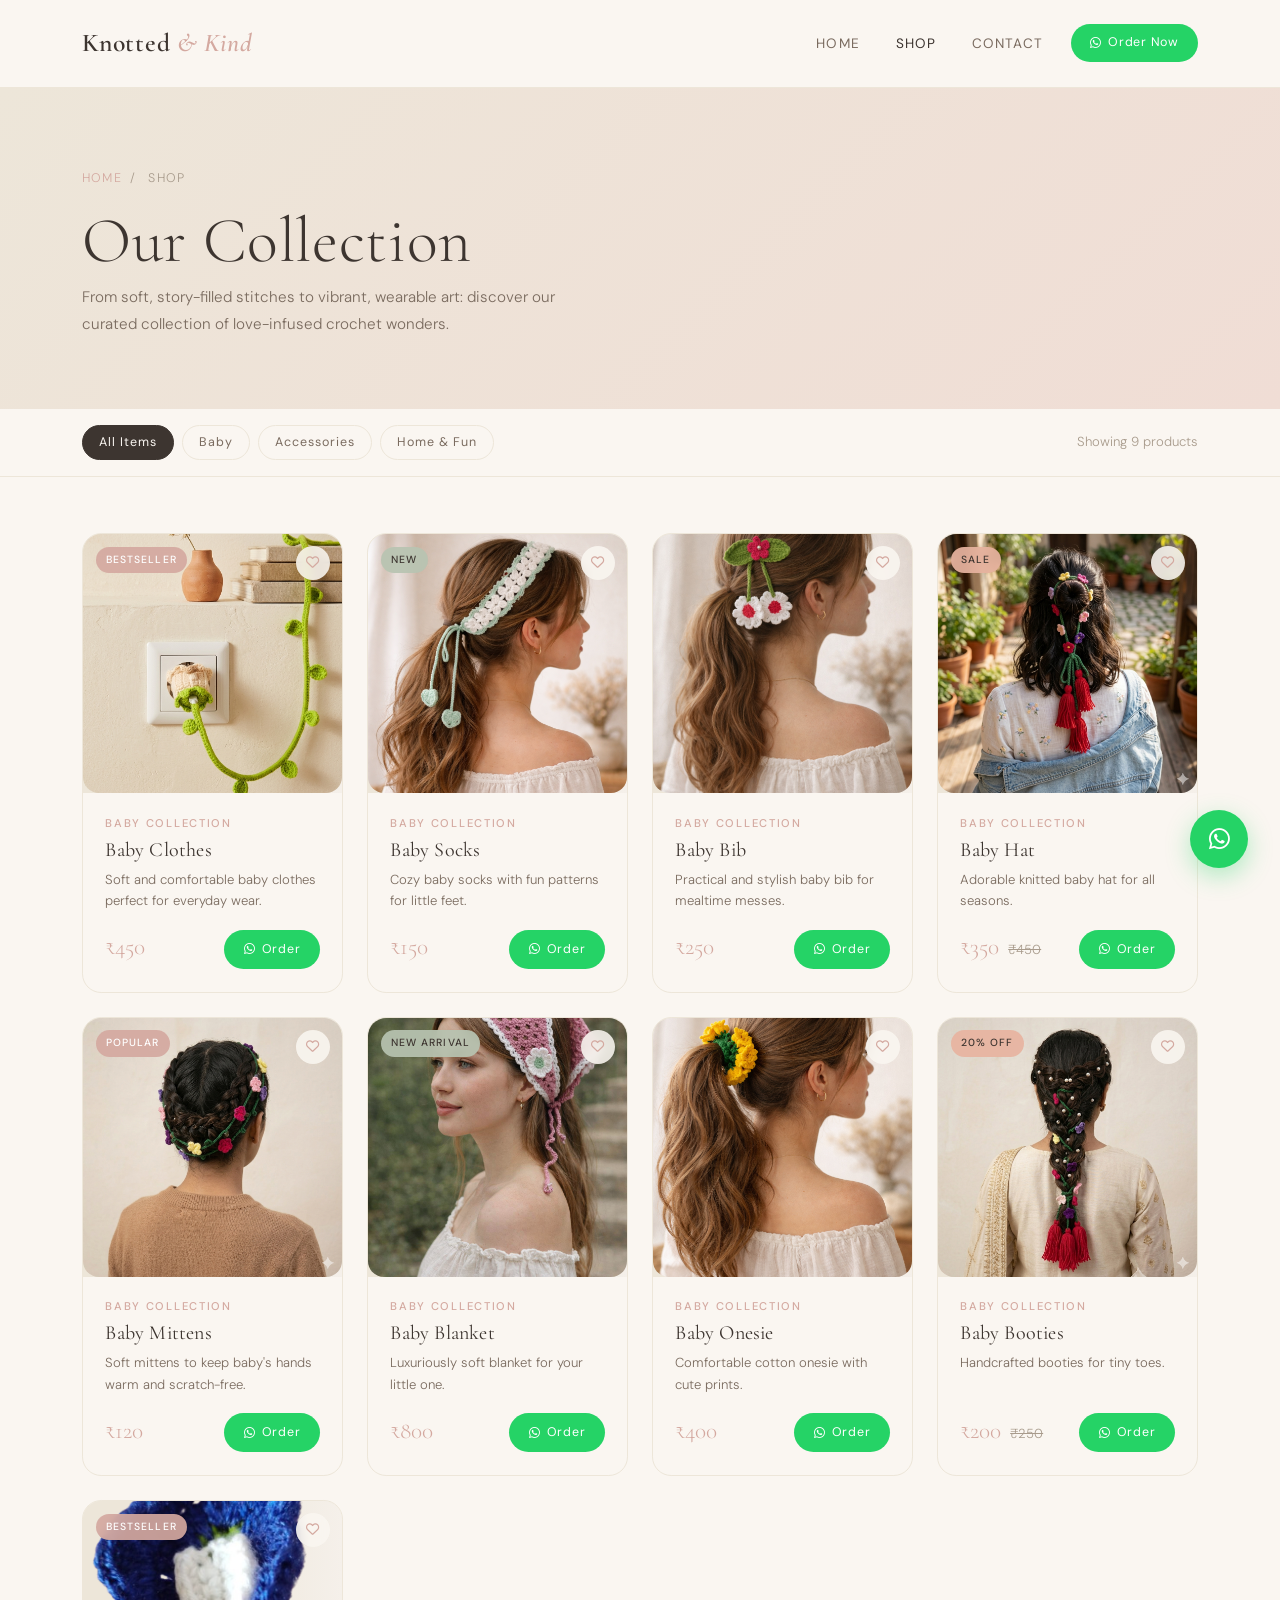
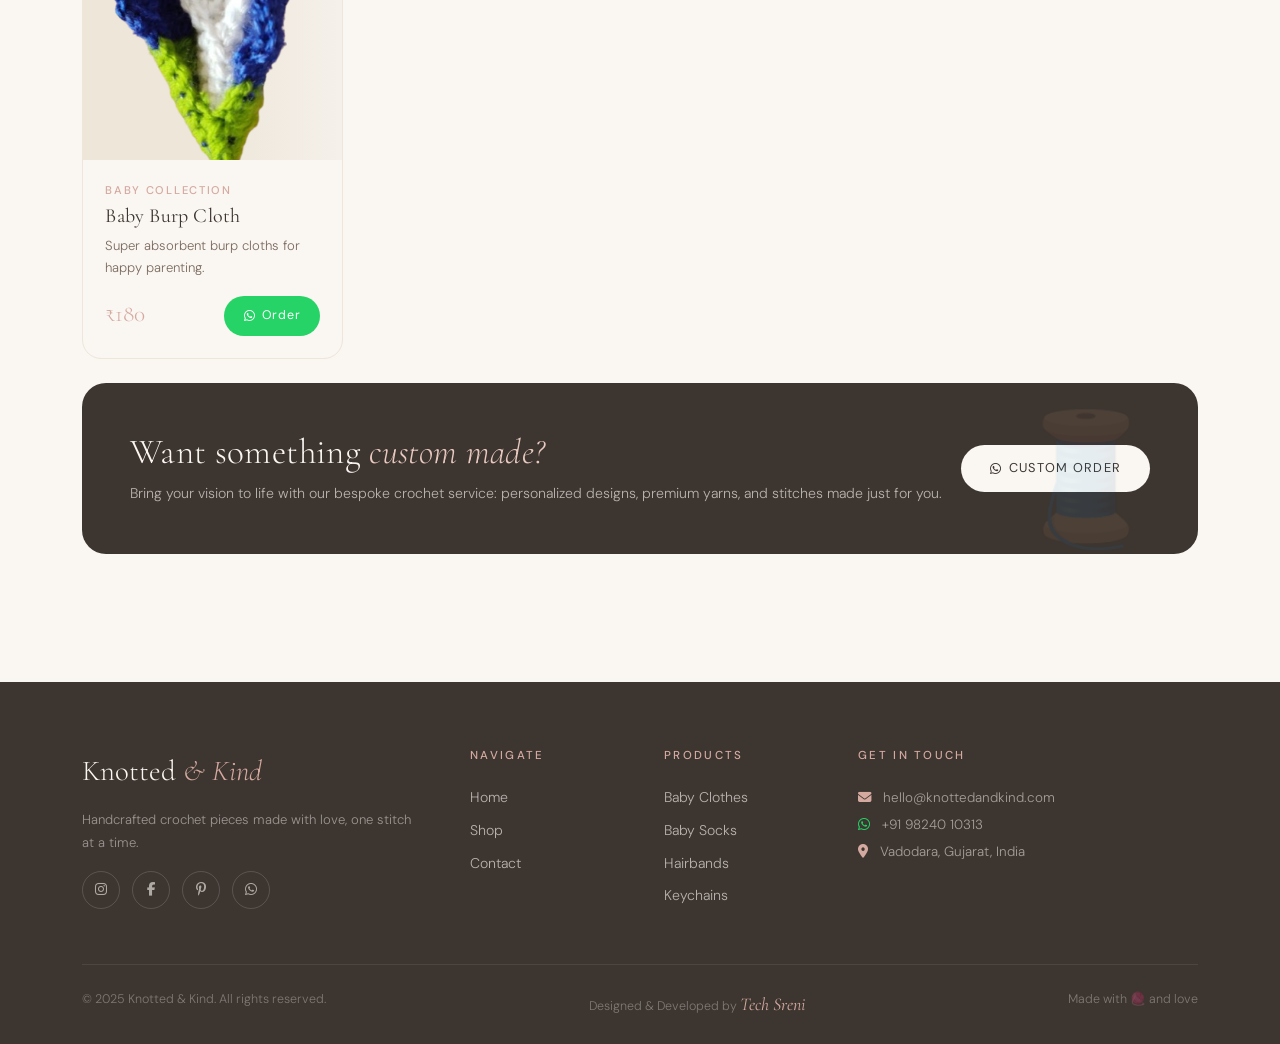
<file: products.html>
<!DOCTYPE html>
<html lang="en">

<head>
  <!-- =============================================
       KNOTTED & KIND — Products Page (products.html)
       ============================================= -->
  <meta charset="UTF-8" />
  <meta name="viewport" content="width=device-width, initial-scale=1.0" />
  <title>Shop — Knotted & Kind</title>

  <!-- Bootstrap 5 -->
  <link href="https://cdn.jsdelivr.net/npm/bootstrap@5.3.3/dist/css/bootstrap.min.css" rel="stylesheet" />
  <!-- Font Awesome -->
  <link href="https://cdnjs.cloudflare.com/ajax/libs/font-awesome/6.5.0/css/all.min.css" rel="stylesheet" />
  <!-- Google Fonts -->
  <link
    href="https://fonts.googleapis.com/css2?family=Cormorant+Garamond:ital,wght@0,300;0,400;0,600;1,300;1,400&family=DM+Sans:wght@300;400;500&display=swap"
    rel="stylesheet" />
  <!-- Shared Styles -->
  <link rel="stylesheet" href="css/style.css" />

  <style>
    /* Products Page - Auto-Fading Image Carousels */
    .product-carousel {
      position: relative;
      width: 100%;
      height: 100%;
      border-radius: inherit;
      overflow: hidden;
    }

    .product-carousel-img {
      position: absolute;
      top: 0;
      left: 0;
      width: 100%;
      height: 100%;
      object-fit: cover;
      opacity: 0;
      transition: opacity 1s ease-in-out;
    }

    .product-carousel-img.active {
      opacity: 1;
    }

    /* Remove partition lines */
    .product-img-main,
    .product-carousel {
      background: none !important;
    }

    /* Product Carousel Support */
    .product-img-main.product-carousel {
      position: relative;
      width: 100%;
      height: 100%;
      border-radius: var(--radius);
      overflow: hidden;
      background: none !important;
    }

    .product-carousel-img {
      position: absolute;
      top: 0;
      left: 0;
      width: 100%;
      height: 100%;
      object-fit: cover;
      opacity: 0;
      transition: opacity 1s ease-in-out;
    }

    .product-carousel-img.active {
      opacity: 1;
      z-index: 2;
    }

    /* Ensure badges and buttons stay on top */
    .product-img-wrap {
      position: relative;
    }

    .product-badge,
    .btn-wishlist {
      z-index: 10;
    }
  </style>


</head>

<body>

  <!-- NAVBAR -->
  <nav class="navbar navbar-expand-lg sticky-top" id="mainNav">
    <div class="container">
      <a class="navbar-brand" href="index.html">Knotted <span>& Kind</span></a>
      <button class="navbar-toggler" type="button" data-bs-toggle="collapse" data-bs-target="#navMenu">
        <i class="fa-solid fa-bars" style="color:var(--mid);"></i>
      </button>
      <div class="collapse navbar-collapse" id="navMenu">
        <ul class="navbar-nav ms-auto align-items-lg-center gap-lg-1">
          <li class="nav-item"><a class="nav-link" href="index.html">Home</a></li>
          <li class="nav-item"><a class="nav-link active" href="products.html">Shop</a></li>
          <li class="nav-item"><a class="nav-link" href="contact.html">Contact</a></li>
          <li class="nav-item ms-lg-2">
            <a href="https://wa.me/919824010313" target="_blank" class="btn-wa" style="padding:0.5rem 1.2rem;">
              <i class="fa-brands fa-whatsapp"></i> Order Now
            </a>
          </li>
        </ul>
      </div>
    </div>
  </nav>


  <!-- PAGE HERO -->
  <div class="page-hero">
    <div class="container">
      <p class="breadcrumb-custom mb-3">
        <a href="index.html">Home</a><span>/</span> Shop
      </p>
      <h1 class="page-title mb-2">Our Collection</h1>
      <p class="page-subtitle">
        From soft, story-filled stitches to vibrant, wearable art: discover our curated collection of love-infused
        crochet wonders.
      </p>
    </div>
  </div>


  <!-- FILTER BAR -->
  <div class="filter-bar">
    <div class="container d-flex align-items-center justify-content-between flex-wrap gap-2">
      <div class="d-flex flex-wrap gap-2">
        <button class="filter-btn active" data-filter="all">All Items</button>
        <button class="filter-btn" data-filter="baby">Baby</button>
        <button class="filter-btn" data-filter="accessories">Accessories</button>
        <button class="filter-btn" data-filter="home">Home & Fun</button>
      </div>
      <span class="product-count" id="productCount">Loading...</span>
    </div>
  </div>


  <!-- PRODUCTS GRID — rendered by main.js + products-data.js -->
  <section style="padding:3.5rem 0 5rem;">
    <div class="container">

      <div class="row g-4" id="ProductGrid">
        <!-- Loading indicator shown until JS renders cards -->
        <div class="col-12 text-center py-5" style="color:var(--mid);">
          <i class="fa-solid fa-spinner fa-spin" style="font-size:1.5rem;"></i>
        </div>
      </div>

      <!-- Custom Order CTA -->
      <div class="mid-banner reveal mt-4">
        <div class="d-flex flex-wrap align-items-center justify-content-between gap-3">
          <div>
            <h3 class="mid-banner-title">Want something <em>custom made?</em></h3>
            <p>Bring your vision to life with our bespoke crochet service: personalized designs, premium yarns, and
              stitches made just for you.</p>
          </div>
          <a href="https://wa.me/919824010313?text=Hello%2C%20I%20would%20like%20to%20place%20a%20custom%20order"
            class="btn-cream" target="_blank">
            <i class="fa-brands fa-whatsapp"></i> Custom Order
          </a>
        </div>
      </div>

    </div>
  </section>


  <!-- FOOTER -->
  <footer>
    <div class="container">
      <div class="row g-5">
        <div class="col-lg-4">
          <div class="footer-brand">Knotted <span>& Kind</span></div>
          <p class="footer-tagline mb-3">Handcrafted crochet pieces made with love, one stitch at a time.</p>
          <div class="footer-social mt-3">
            <a href="#" aria-label="Instagram"><i class="fa-brands fa-instagram"></i></a>
            <a href="#" aria-label="Facebook"><i class="fa-brands fa-facebook-f"></i></a>
            <a href="#" aria-label="Pinterest"><i class="fa-brands fa-pinterest-p"></i></a>
            <a href="https://wa.me/919824010313" target="_blank" aria-label="WhatsApp"><i
                class="fa-brands fa-whatsapp"></i></a>
          </div>
        </div>
        <div class="col-lg-2 col-6">
          <p class="footer-heading">Navigate</p>
          <a href="index.html" class="footer-link">Home</a>
          <a href="products.html" class="footer-link">Shop</a>
          <a href="contact.html" class="footer-link">Contact</a>
        </div>
        <div class="col-lg-2 col-6">
          <p class="footer-heading">Products</p>
          <a href="products.html" class="footer-link">Baby Clothes</a>
          <a href="products.html" class="footer-link">Baby Socks</a>
          <a href="products.html" class="footer-link">Hairbands</a>
          <a href="products.html" class="footer-link">Keychains</a>
        </div>
        <div class="col-lg-4">
          <p class="footer-heading">Get in Touch</p>
          <p style="font-size:0.84rem;color:rgba(250,246,241,0.55);line-height:2;">
            <a href="mailto:client.techsreni@gmail.com"><i class="fa-solid fa-envelope me-2"
                style="color:var(--dusty);"></i> hello@knottedandkind.com<br></a>
            <a href="https://wa.me/919824010313" target="_blank" aria-label="WhatsApp">
              <i class="fa-brands fa-whatsapp me-2" style="color:#25d366;"></i> +91 98240 10313<br>
            </a>
            <i class="fa-solid fa-location-dot me-2" style="color:var(--dusty);"></i> Vadodara, Gujarat, India
          </p>
        </div>
      </div>
      <div class="footer-bottom d-flex flex-wrap justify-content-between">
        <span>© 2025 Knotted & Kind. All rights reserved.</span>
        <span>Designed & Developed by <span
            style="font-family: 'Cormorant Garamond'; font-style: italic; color: var(--dusty); font-weight: bolder; font-size: large;">Tech
            Sreni</span></span>
        <span>Made with 🧶 and love</span>
      </div>
    </div>
  </footer>

  <!-- WhatsApp Float -->
  <a href="https://wa.me/919824010313?text=Hello%20Knotted%20%26%20Kind!%20I%20would%20like%20to%20know%20more."
    class="wa-float" target="_blank" aria-label="WhatsApp">
    <i class="fa-brands fa-whatsapp"></i>
  </a>

  <!-- SCRIPTS -->
  <!-- SCRIPTS -->
  <script src="https://cdn.jsdelivr.net/npm/bootstrap@5.3.3/dist/js/bootstrap.bundle.min.js"></script>
  <script src="js/products-data.js"></script>
  <script src="js/main.js"></script>

  <script>
    // Simplified Products Page Carousel Init
    document.addEventListener('DOMContentLoaded', function () {
      function initProductCarousels() {
        document.querySelectorAll('.product-carousel').forEach((carousel, index) => {
          if (carousel.dataset.carouselInit) return;

          const imgs = carousel.querySelectorAll('.product-carousel-img');
          let currentIndex = 0;

          const interval = setInterval(() => {
            imgs[currentIndex].classList.remove('active');
            currentIndex = (currentIndex + 1) % imgs.length;
            setTimeout(() => imgs[currentIndex].classList.add('active'), 400);
          }, 4500 + (index * 150)); // Staggered timing

          carousel.dataset.carouselInit = 'true';
          carousel.carouselInterval = interval;
        });
      }

      // Run after products load + on filter changes
      const observer = new MutationObserver(initProductCarousels);
      setTimeout(() => {
        const grid = document.getElementById('ProductGrid');
        if (grid) observer.observe(grid, { childList: true, subtree: true });
        initProductCarousels();
      }, 800);

      document.addEventListener('click', (e) => {
        if (e.target.classList.contains('filter-btn')) {
          setTimeout(initProductCarousels, 400);
        }
      });
    });
  </script>



</body>

</html>
</file>
<file: css/style.css>
/* ============================================================
   KNOTTED & KIND — Global Stylesheet (style.css)
   v2 — Product images replace emoji.
   Shared across: index.html, products.html, contact.html
   ============================================================ */

/* ============================================================
   1. CSS VARIABLES & DESIGN TOKENS
   ============================================================ */
:root {
  --cream:      #faf6f1;
  --beige:      #ede6d9;
  --blush:      #e8c9c0;
  --dusty:      #d4a9a0;
  --sage:       #b8c4b1;
  --warm-gray:  #a89b8c;
  --dark:       #3d3530;
  --mid:        #7a6b5f;
  --radius:     1rem;
  --shadow-sm:  0 4px 16px rgba(61,53,48,0.07);
  --shadow-md:  0 8px 32px rgba(61,53,48,0.1);
  --shadow-lg:  0 20px 60px rgba(61,53,48,0.12);
  --font-display: 'Cormorant Garamond', serif;
  --font-body:    'DM Sans', sans-serif;
  --transition:   0.3s ease;
}

/* ============================================================
   2. RESET & BASE
   ============================================================ */
html { scroll-behavior: smooth; }
*, *::before, *::after { box-sizing: border-box; }

body {
  background-color: var(--cream);
  color: var(--dark);
  font-family: var(--font-body);
  font-weight: 300;
  line-height: 1.75;
  -webkit-font-smoothing: antialiased;
}

h1, h2, h3, h4, h5 {
  font-family: var(--font-display);
  font-weight: 400;
  letter-spacing: 0.01em;
}

a { text-decoration: none; color: inherit; }
img { max-width: 100%; height: auto; }

/* ============================================================
   3. NAVBAR
   ============================================================ */
.navbar {
  background-color: rgba(250, 246, 241, 0.92);
  backdrop-filter: blur(12px);
  -webkit-backdrop-filter: blur(12px);
  border-bottom: 1px solid var(--beige);
  padding: 1rem 0;
  transition: box-shadow var(--transition);
}

.navbar.scrolled { box-shadow: 0 2px 20px rgba(61,53,48,0.08); }

.navbar-brand {
  font-family: var(--font-display);
  font-size: 1.6rem;
  font-weight: 600;
  color: var(--dark) !important;
  letter-spacing: 0.03em;
}

.navbar-brand span { color: var(--dusty); font-style: italic; }

.nav-link {
  font-family: var(--font-body);
  font-size: 0.85rem;
  font-weight: 400;
  letter-spacing: 0.08em;
  text-transform: uppercase;
  color: var(--mid) !important;
  padding: 0.4rem 1rem !important;
  transition: color var(--transition);
}

.nav-link:hover, .nav-link.active { color: var(--dark) !important; }
.navbar-toggler { border: none; outline: none; box-shadow: none !important; }

/* ============================================================
   4. BUTTONS
   ============================================================ */
.btn-primary-custom {
  background-color: var(--dark);
  color: var(--cream);
  border: none;
  padding: 0.85rem 2.2rem;
  font-size: 0.82rem;
  letter-spacing: 0.12em;
  text-transform: uppercase;
  border-radius: 100px;
  transition: background var(--transition), transform 0.2s, box-shadow var(--transition);
  font-weight: 400;
  display: inline-block;
  cursor: pointer;
}

.btn-primary-custom:hover {
  background-color: var(--dusty);
  color: var(--cream);
  transform: translateY(-2px);
  box-shadow: 0 8px 24px rgba(61,53,48,0.15);
}

.btn-outline-custom {
  background: transparent;
  color: var(--dark);
  border: 1px solid var(--dark);
  padding: 0.85rem 2.2rem;
  font-size: 0.82rem;
  letter-spacing: 0.12em;
  text-transform: uppercase;
  border-radius: 100px;
  transition: all var(--transition);
  font-weight: 400;
  display: inline-block;
  cursor: pointer;
}

.btn-outline-custom:hover {
  background-color: var(--dark);
  color: var(--cream);
  transform: translateY(-2px);
}

.btn-wa {
  background: #25d366;
  color: #fff;
  border: none;
  padding: 0.55rem 1.2rem;
  font-size: 0.78rem;
  letter-spacing: 0.06em;
  border-radius: 100px;
  display: inline-flex;
  align-items: center;
  gap: 0.4rem;
  transition: background 0.2s, transform 0.2s;
  font-weight: 400;
  cursor: pointer;
  white-space: nowrap;
}

.btn-wa:hover { background: #1da851; color: #fff; transform: translateY(-1px); }

/* ============================================================
   5. SECTION COMMON STYLES
   ============================================================ */
section { padding: 6rem 0; }

.section-label {
  font-size: 0.72rem;
  letter-spacing: 0.22em;
  text-transform: uppercase;
  color: var(--dusty);
  font-weight: 500;
}

.section-title {
  font-family: var(--font-display);
  font-size: clamp(2rem, 4vw, 3rem);
  font-weight: 300;
  line-height: 1.2;
  color: var(--dark);
}

.section-divider {
  width: 48px;
  height: 2px;
  background: var(--blush);
  margin: 1.5rem 0;
}

/* ============================================================
   6. PRODUCT CARDS — Real photo layout
   ============================================================ */
.product-card {
  background: var(--cream);
  border: 1px solid var(--beige);
  border-radius: calc(var(--radius) * 1.2);
  overflow: hidden;
  transition: transform 0.35s ease, box-shadow 0.35s ease;
  cursor: pointer;
  height: 100%;
  display: flex;
  flex-direction: column;
}

.product-card:hover {
  transform: translateY(-8px);
  box-shadow: var(--shadow-lg);
}

/* Image wrapper — fixed square aspect ratio */
.product-img-wrap {
  position: relative;
  width: 100%;
  aspect-ratio: 1 / 1;
  overflow: hidden;
  background-color: var(--beige); /* shown while image loads */
  flex-shrink: 0;
}

/* The actual <img> inside every card */
.product-photo {
  width: 100%;
  height: 100%;
  object-fit: cover;          /* fills the square, crops cleanly */
  object-position: center;
  display: block;
  transition: transform 0.45s ease;
}

.product-card:hover .product-photo { transform: scale(1.06); }

/* Image loading skeleton shimmer */
.product-img-wrap::before {
  content: '';
  position: absolute;
  inset: 0;
  background: linear-gradient(90deg, var(--beige) 25%, #f5f0ea 50%, var(--beige) 75%);
  background-size: 200% 100%;
  animation: shimmer 1.6s infinite;
  z-index: 0;
}

/* Once the image loads it sits above the shimmer */
.product-photo { position: relative; z-index: 1; }

@keyframes shimmer {
  0%   { background-position: -200% 0; }
  100% { background-position:  200% 0; }
}

/* Badges — positioned over the image */
.product-badge {
  position: absolute;
  top: 0.8rem;
  left: 0.8rem;
  font-size: 0.65rem;
  letter-spacing: 0.1em;
  text-transform: uppercase;
  padding: 0.25rem 0.65rem;
  border-radius: 100px;
  font-weight: 500;
  z-index: 3;
  backdrop-filter: blur(4px);
}

.badge-hot  { background: rgba(212,169,160,0.92); color: #fff; }
.badge-new  { background: rgba(184,196,177,0.92); color: var(--dark); }
.badge-sale { background: rgba(232,180,160,0.92); color: var(--dark); }

/* Wishlist button — top-right corner of image */
.btn-wishlist {
  position: absolute;
  top: 0.75rem;
  right: 0.75rem;
  width: 34px;
  height: 34px;
  background: rgba(250,246,241,0.88);
  border-radius: 50%;
  border: none;
  display: flex;
  align-items: center;
  justify-content: center;
  font-size: 0.85rem;
  color: var(--dusty);
  cursor: pointer;
  transition: all 0.2s;
  z-index: 3;
  backdrop-filter: blur(4px);
}

.btn-wishlist:hover { background: var(--cream); color: #e05a5a; transform: scale(1.1); }
.btn-wishlist.active { color: #e05a5a; }

/* Card body text */
.product-body {
  padding: 1.3rem 1.4rem 1.4rem;
  flex: 1;
  display: flex;
  flex-direction: column;
}

.product-category {
  font-size: 0.7rem;
  letter-spacing: 0.15em;
  text-transform: uppercase;
  color: var(--dusty);
  margin-bottom: 0.25rem;
  font-weight: 500;
}

.product-name {
  font-family: var(--font-display);
  font-size: 1.25rem;
  font-weight: 400;
  margin-bottom: 0.45rem;
  color: var(--dark);
  line-height: 1.2;
}

.product-desc {
  font-size: 0.82rem;
  color: var(--mid);
  line-height: 1.65;
  margin-bottom: 1.1rem;
  flex: 1;
  /* Clamp to 2 lines */
  display: -webkit-box;
  -webkit-line-clamp: 2;
  -webkit-box-orient: vertical;
  overflow: hidden;
}

.product-footer {
  display: flex;
  align-items: center;
  justify-content: space-between;
  margin-top: auto;
  gap: 0.5rem;
}

.product-price {
  font-family: var(--font-display);
  font-size: 1.45rem;
  color: var(--dusty);
  line-height: 1;
}

.price-original {
  font-size: 0.82rem;
  color: var(--warm-gray);
  text-decoration: line-through;
  margin-left: 0.3rem;
  font-family: var(--font-body);
}

/* ============================================================
   7. PAGE HERO (products.html & contact.html)
   ============================================================ */
.page-hero {
  background: linear-gradient(135deg, var(--beige) 0%, #f0ddd5 100%);
  padding: 5rem 0 3.5rem;
  position: relative;
  overflow: hidden;
}

.breadcrumb-custom {
  font-size: 0.78rem;
  letter-spacing: 0.1em;
  text-transform: uppercase;
  color: var(--warm-gray);
}

.breadcrumb-custom a { color: var(--dusty); }
.breadcrumb-custom span { margin: 0 0.5rem; }

.page-title {
  font-family: var(--font-display);
  font-size: clamp(2.5rem, 5vw, 4rem);
  font-weight: 300;
  color: var(--dark);
  line-height: 1.1;
}

.page-subtitle { color: var(--mid); font-size: 0.95rem; max-width: 500px; }

/* ============================================================
   8. FOOTER
   ============================================================ */
footer {
  background-color: var(--dark);
  color: var(--cream);
  padding: 4rem 0 1.5rem;
}

.footer-brand {
  font-family: var(--font-display);
  font-size: 1.8rem;
  font-weight: 300;
  margin-bottom: 0.8rem;
}

.footer-brand span { color: var(--dusty); font-style: italic; }
.footer-tagline { font-size: 0.82rem; color: rgba(250,246,241,0.5); }

.footer-heading {
  font-size: 0.72rem;
  letter-spacing: 0.2em;
  text-transform: uppercase;
  color: var(--dusty);
  margin-bottom: 1.2rem;
  font-weight: 500;
}

.footer-link {
  display: block;
  font-size: 0.88rem;
  color: rgba(250,246,241,0.65);
  margin-bottom: 0.5rem;
  transition: color 0.2s;
}

.footer-link:hover { color: var(--cream); }

.footer-social a {
  width: 38px;
  height: 38px;
  border: 1px solid rgba(255,255,255,0.15);
  border-radius: 50%;
  display: inline-flex;
  align-items: center;
  justify-content: center;
  color: rgba(250,246,241,0.6);
  margin-right: 0.5rem;
  transition: all 0.2s;
  font-size: 0.85rem;
}

.footer-social a:hover {
  border-color: var(--dusty);
  color: var(--dusty);
  transform: translateY(-2px);
}

.footer-bottom {
  border-top: 1px solid rgba(255,255,255,0.08);
  padding-top: 1.5rem;
  margin-top: 3rem;
  font-size: 0.78rem;
  color: rgba(250,246,241,0.35);
}

/* ============================================================
   9. WHATSAPP FLOATING BUTTON
   ============================================================ */
.wa-float {
  position: fixed;
  bottom: 2rem;
  right: 2rem;
  width: 58px;
  height: 58px;
  background: #25d366;
  border-radius: 50%;
  display: flex;
  align-items: center;
  justify-content: center;
  font-size: 1.5rem;
  color: #fff;
  box-shadow: 0 8px 24px rgba(37,211,102,0.35);
  z-index: 9999;
  transition: transform var(--transition), box-shadow var(--transition);
  animation: pulse-wa 3s ease-in-out infinite;
}

.wa-float:hover {
  transform: scale(1.1);
  color: #fff;
  box-shadow: 0 12px 32px rgba(37,211,102,0.45);
}

@keyframes pulse-wa {
  0%,100% { box-shadow: 0 8px 24px rgba(37,211,102,0.35), 0 0 0 0 rgba(37,211,102,0.4); }
  50%      { box-shadow: 0 8px 24px rgba(37,211,102,0.35), 0 0 0 12px rgba(37,211,102,0); }
}

/* ============================================================
   10. SCROLL REVEAL ANIMATIONS
   ============================================================ */
.reveal {
  opacity: 0;
  transform: translateY(28px);
  transition: opacity 0.7s ease, transform 0.7s ease;
}

.reveal.visible { opacity: 1; transform: translateY(0); }

.reveal-stagger > * {
  opacity: 0;
  transform: translateY(24px);
  transition: opacity 0.6s ease, transform 0.6s ease;
}

.reveal-stagger.visible > *:nth-child(1) { opacity:1; transform:translateY(0); transition-delay: 0s; }
.reveal-stagger.visible > *:nth-child(2) { opacity:1; transform:translateY(0); transition-delay: 0.12s; }
.reveal-stagger.visible > *:nth-child(3) { opacity:1; transform:translateY(0); transition-delay: 0.24s; }
.reveal-stagger.visible > *:nth-child(4) { opacity:1; transform:translateY(0); transition-delay: 0.36s; }

/* ============================================================
   11. MARQUEE STRIP
   ============================================================ */
.marquee-strip {
  background-color: var(--dark);
  color: var(--cream);
  padding: 0.8rem 0;
  overflow: hidden;
  white-space: nowrap;
}

.marquee-track {
  display: inline-flex;
  animation: marquee 22s linear infinite;
}

.marquee-item {
  font-family: var(--font-display);
  font-size: 1rem;
  font-weight: 300;
  font-style: italic;
  padding: 0 2.5rem;
  opacity: 0.85;
}

.marquee-dot { color: var(--dusty); font-style: normal; }

@keyframes marquee {
  from { transform: translateX(0); }
  to   { transform: translateX(-50%); }
}

/* ============================================================
   12. STAT BLOCKS
   ============================================================ */
.stat-block {
  text-align: center;
  padding: 1.5rem;
  background: var(--cream);
  border-radius: var(--radius);
}

.stat-num {
  font-family: var(--font-display);
  font-size: 2.5rem;
  color: var(--dusty);
  line-height: 1;
}

.stat-label { font-size: 0.78rem; color: var(--mid); letter-spacing: 0.1em; text-transform: uppercase; }

/* ============================================================
   13. FILTER BAR
   ============================================================ */
.filter-bar {
  background: var(--cream);
  border-bottom: 1px solid var(--beige);
  padding: 1rem 0;
  position: sticky;
  top: 73px;
  z-index: 100;
}

.filter-btn {
  background: transparent;
  border: 1px solid var(--beige);
  color: var(--mid);
  border-radius: 100px;
  padding: 0.35rem 1rem;
  font-size: 0.78rem;
  letter-spacing: 0.08em;
  cursor: pointer;
  transition: all 0.2s;
  font-family: var(--font-body);
}

.filter-btn:hover, .filter-btn.active {
  background: var(--dark);
  border-color: var(--dark);
  color: var(--cream);
}

.product-count { font-size: 0.82rem; color: var(--warm-gray); }

/* ============================================================
   14. MID-BANNER CTA
   ============================================================ */
.mid-banner {
  background: var(--dark);
  color: var(--cream);
  padding: 3rem;
  border-radius: calc(var(--radius) * 1.5);
  margin: 2rem 0 3rem;
  position: relative;
  overflow: hidden;
}

.mid-banner::before {
  content: '🧵';
  position: absolute;
  font-size: 8rem;
  right: 2rem;
  top: -1rem;
  opacity: 0.08;
  pointer-events: none;
}

.mid-banner-title {
  font-family: var(--font-display);
  font-size: clamp(1.5rem, 3vw, 2.2rem);
  font-weight: 300;
  margin-bottom: 0.5rem;
}

.mid-banner-title em { color: var(--blush); font-style: italic; }
.mid-banner p { font-size: 0.88rem; color: rgba(250,246,241,0.65); margin-bottom: 0; }

.btn-cream {
  background: var(--cream);
  color: var(--dark);
  border: none;
  padding: 0.75rem 1.8rem;
  font-size: 0.8rem;
  letter-spacing: 0.1em;
  text-transform: uppercase;
  border-radius: 100px;
  transition: all 0.2s;
  font-weight: 400;
  white-space: nowrap;
  cursor: pointer;
  display: inline-flex;
  align-items: center;
  gap: 0.4rem;
}

.btn-cream:hover { background: var(--blush); color: var(--dark); }

/* ============================================================
   15. CONTACT PAGE STYLES
   ============================================================ */
.form-card {
  background: var(--cream);
  border: 1px solid var(--beige);
  border-radius: calc(var(--radius) * 1.5);
  padding: 2.5rem;
  box-shadow: var(--shadow-md);
}

.form-label {
  font-size: 0.78rem;
  letter-spacing: 0.12em;
  text-transform: uppercase;
  color: var(--mid);
  font-weight: 500;
  margin-bottom: 0.4rem;
}

.form-control {
  background: var(--beige);
  border: 1px solid transparent;
  border-radius: 0.65rem;
  padding: 0.8rem 1rem;
  font-family: var(--font-body);
  font-size: 0.9rem;
  color: var(--dark);
  font-weight: 300;
  transition: border-color 0.2s, background 0.2s, box-shadow 0.2s;
}

.form-control::placeholder { color: var(--warm-gray); }

.form-control:focus {
  background: var(--cream);
  border-color: var(--dusty);
  box-shadow: 0 0 0 3px rgba(212,169,160,0.18);
  outline: none;
}

.form-control.is-valid  { border-color: var(--sage); background: var(--cream); box-shadow: none; }
.form-control.is-invalid { border-color: #c97c6a; background: var(--cream); box-shadow: none; }

.invalid-feedback { font-size: 0.75rem; color: #c97c6a; margin-top: 0.3rem; }

textarea.form-control { resize: vertical; min-height: 130px; }

.btn-submit {
  background-color: var(--dark);
  color: var(--cream);
  border: none;
  padding: 0.9rem 2.4rem;
  font-size: 0.82rem;
  letter-spacing: 0.12em;
  text-transform: uppercase;
  border-radius: 100px;
  width: 100%;
  transition: background var(--transition), transform 0.2s;
  font-weight: 400;
  cursor: pointer;
}

.btn-submit:hover { background-color: var(--dusty); transform: translateY(-2px); }

.success-msg {
  display: none;
  background: #e6f4ea;
  border: 1px solid #b8d9be;
  border-radius: var(--radius);
  padding: 1.2rem 1.5rem;
  color: #3a6b42;
  font-size: 0.88rem;
  align-items: center;
  gap: 0.8rem;
  margin-bottom: 1.5rem;
}

.success-msg.show { display: flex; }

.char-counter { font-size: 0.72rem; color: var(--warm-gray); text-align: right; margin-top: 0.3rem; }

.info-card {
  background: var(--beige);
  border-radius: var(--radius);
  padding: 1.5rem;
  display: flex;
  align-items: flex-start;
  gap: 1rem;
  transition: transform var(--transition), box-shadow var(--transition);
}

.info-card:hover { transform: translateY(-3px); box-shadow: var(--shadow-md); }

.info-icon {
  width: 46px; height: 46px;
  background: var(--blush);
  border-radius: 50%;
  display: flex;
  align-items: center;
  justify-content: center;
  font-size: 1.1rem;
  flex-shrink: 0;
  color: var(--dark);
}

.info-label { font-size: 0.7rem; letter-spacing: 0.15em; text-transform: uppercase; color: var(--dusty); margin-bottom: 0.2rem; font-weight: 500; }
.info-value { font-size: 0.9rem; color: var(--dark); line-height: 1.5; }
.info-note  { font-size: 0.78rem; color: var(--mid); margin-top: 0.2rem; }

.faq-item { border-bottom: 1px solid var(--beige); padding: 1.3rem 0; }

.faq-question {
  font-family: var(--font-display);
  font-size: 1.15rem;
  cursor: pointer;
  display: flex;
  justify-content: space-between;
  align-items: center;
  gap: 1rem;
  user-select: none;
}

.faq-icon { color: var(--dusty); font-size: 0.9rem; transition: transform var(--transition); flex-shrink: 0; }

.faq-answer { font-size: 0.88rem; color: var(--mid); max-height: 0; overflow: hidden; transition: max-height 0.4s ease, padding 0.3s ease; }

.faq-item.open .faq-answer { max-height: 200px; padding-top: 0.8rem; }
.faq-item.open .faq-icon   { transform: rotate(45deg); }

/* ============================================================
   16. EMPTY STATE
   ============================================================ */
.empty-state {
  text-align: center;
  padding: 4rem 1rem;
  color: var(--mid);
}

.empty-state i { font-size: 3rem; color: var(--blush); margin-bottom: 1rem; display: block; }
.empty-state p { font-family: var(--font-display); font-size: 1.2rem; }

/* ============================================================
   17. TOAST NOTIFICATION
   ============================================================ */
.toast-notify {
  position: fixed;
  bottom: 6rem;
  right: 2rem;
  background: var(--dark);
  color: var(--cream);
  padding: 0.8rem 1.5rem;
  border-radius: 100px;
  font-size: 0.82rem;
  z-index: 10000;
  box-shadow: var(--shadow-md);
  display: flex;
  align-items: center;
  gap: 0.5rem;
  transform: translateY(20px);
  opacity: 0;
  transition: all 0.3s ease;
  pointer-events: none;
}

.toast-notify.show { opacity: 1; transform: translateY(0); }

/* ============================================================
   18. RESPONSIVE
   ============================================================ */
@media (max-width: 992px) { section { padding: 5rem 0; } }

@media (max-width: 768px) {
  section { padding: 4rem 0; }
  .page-hero { padding: 4rem 0 2.5rem; }
  .form-card { padding: 1.8rem; }
  .mid-banner { padding: 2rem; }
}

@media (max-width: 576px) {
  .product-footer { flex-direction: column; align-items: flex-start; gap: 0.8rem; }
  .btn-wa { width: 100%; justify-content: center; }
}
</file>
